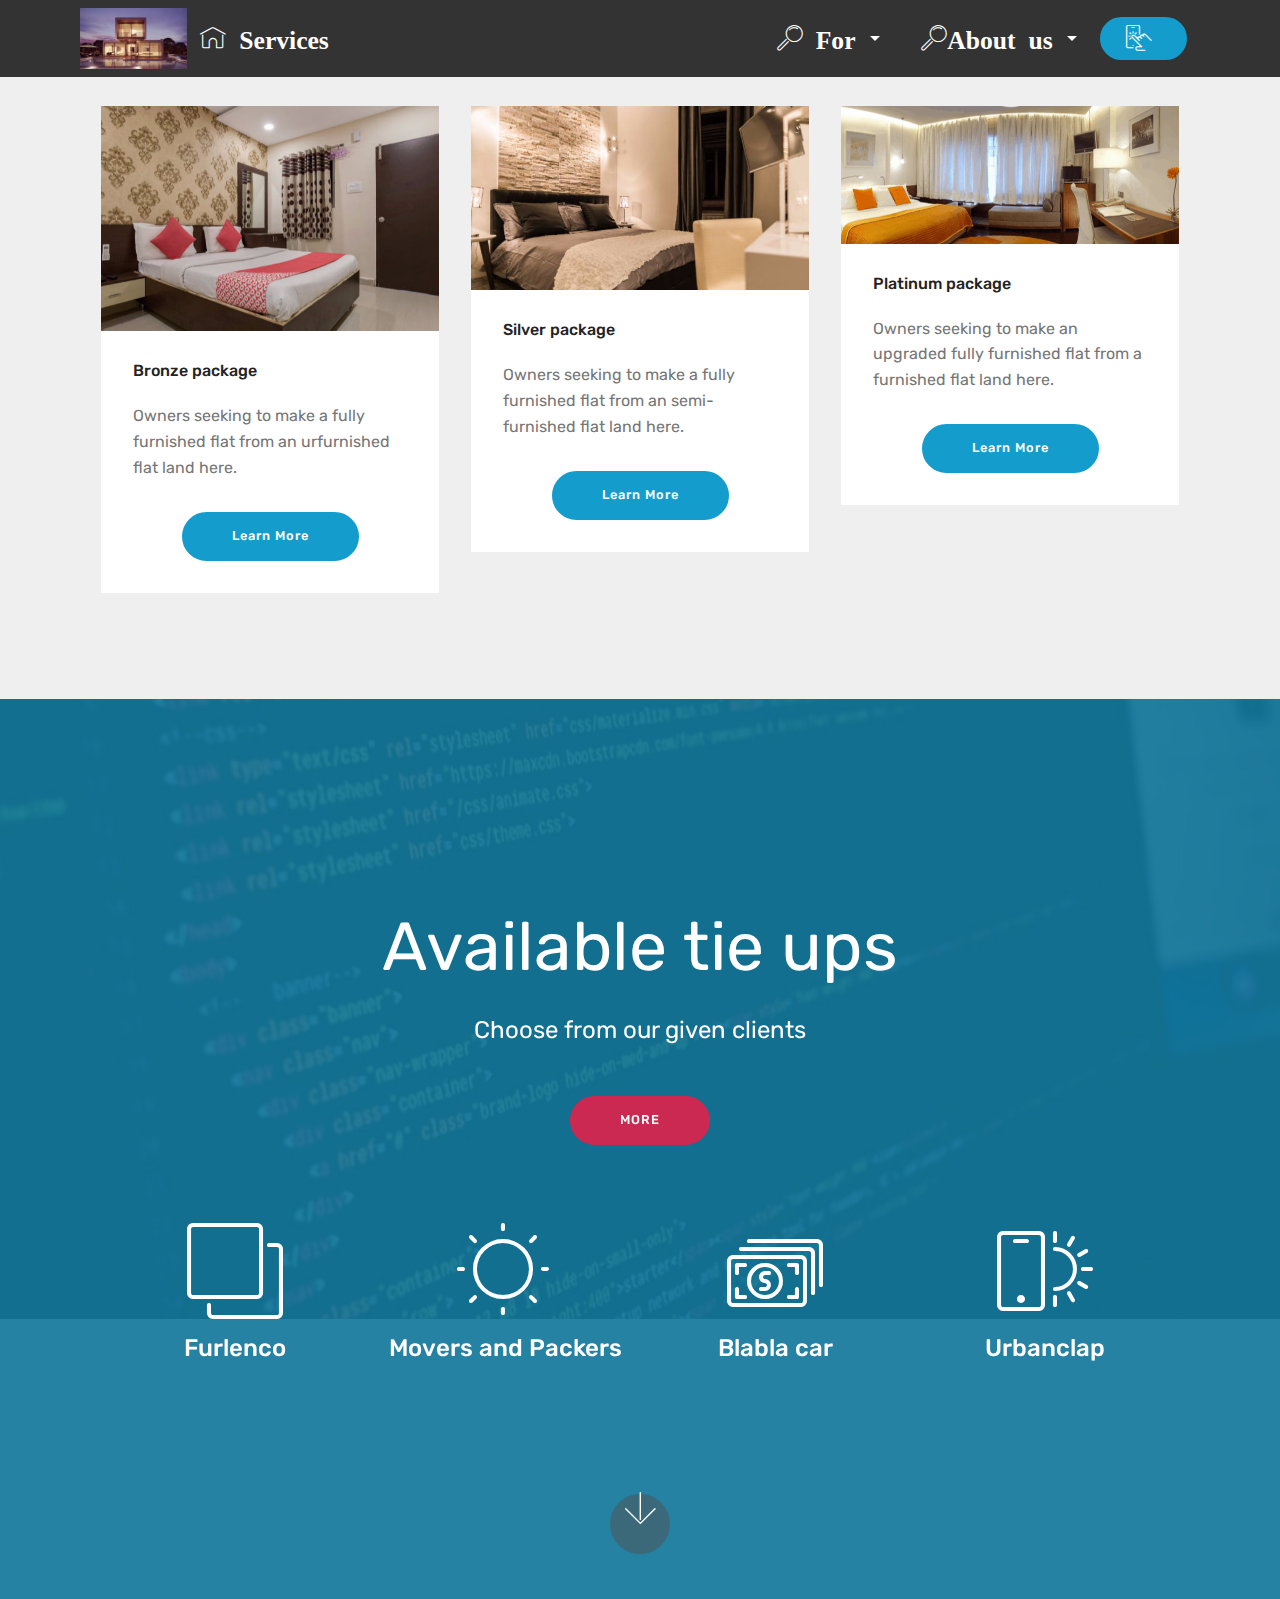
<file: page1.html>
<!DOCTYPE html>
<html >
<head>
  <!-- Site made with Mobirise Website Builder v4.8.1, https://mobirise.com -->
  <meta charset="UTF-8">
  <meta http-equiv="X-UA-Compatible" content="IE=edge">
  <meta name="generator" content="Mobirise v4.8.1, mobirise.com">
  <meta name="viewport" content="width=device-width, initial-scale=1, minimum-scale=1">
  <link rel="shortcut icon" href="assets/images/mbr-122x69.jpg" type="image/x-icon">
  <meta name="description" content="It gives various options n types of luxury homes offered ">
  <title>For Owners</title>
  <link rel="stylesheet" href="assets/web/assets/mobirise-icons/mobirise-icons.css">
  <link rel="stylesheet" href="assets/tether/tether.min.css">
  <link rel="stylesheet" href="assets/bootstrap/css/bootstrap.min.css">
  <link rel="stylesheet" href="assets/bootstrap/css/bootstrap-grid.min.css">
  <link rel="stylesheet" href="assets/bootstrap/css/bootstrap-reboot.min.css">
  <link rel="stylesheet" href="assets/dropdown/css/style.css">
  <link rel="stylesheet" href="assets/theme/css/style.css">
  <link rel="stylesheet" href="assets/mobirise/css/mbr-additional.css" type="text/css">
  
  
  
</head>
<body>
  <section class="menu cid-qTkzRZLJNu" once="menu" id="menu1-3">

    

    <nav class="navbar navbar-expand beta-menu navbar-dropdown align-items-center navbar-fixed-top navbar-toggleable-sm">
        <button class="navbar-toggler navbar-toggler-right" type="button" data-toggle="collapse" data-target="#navbarSupportedContent" aria-controls="navbarSupportedContent" aria-expanded="false" aria-label="Toggle navigation">
            <div class="hamburger">
                <span></span>
                <span></span>
                <span></span>
                <span></span>
            </div>
        </button>
        <div class="menu-logo">
            <div class="navbar-brand">
                <span class="navbar-logo">
                    <a href="#top">
                         <img src="assets/images/mbr-122x69.jpg" alt="Keytohome" title="What home are you looking for?" style="height: 3.8rem;">
                    </a>
                </span>
                <span class="navbar-caption-wrap"><a class="navbar-caption text-white display-7" href="index.html#slider1-u"><span class="mbri-home mbr-iconfont mbr-iconfont-btn"><strong>&nbsp;Services</strong></span></a></span>
            </div>
        </div>
        <div class="collapse navbar-collapse" id="navbarSupportedContent">
            <ul class="navbar-nav nav-dropdown" data-app-modern-menu="true"><li class="nav-item dropdown">
                    <a class="nav-link link text-white dropdown-toggle display-7" href="https://mobirise.com" data-toggle="dropdown-submenu" aria-expanded="false">
                        <span class="mbri-search mbr-iconfont mbr-iconfont-btn"><strong>&nbsp;For</strong></span></a><div class="dropdown-menu"><div class="dropdown"><a class="text-white dropdown-item dropdown-toggle display-7" href="https://mobirise.com" data-toggle="dropdown-submenu" aria-expanded="false">Boys &nbsp;<br> &nbsp;Girls <br>&nbsp; Family &nbsp; <br>&nbsp; Any<br></a><div class="dropdown-menu dropdown-submenu"><a class="text-white dropdown-item display-7" href="index.html#header3-1b">New home</a><a class="text-white dropdown-item display-7" href="index.html#header3-o">Shared</a><a class="text-white dropdown-item display-7" href="index.html#header3-1a" aria-expanded="false">Private</a></div></div></div>
                </li><li class="nav-item">
                    <a class="nav-link link text-white display-7" href="https://mobirise.com">
                        </a>
                </li>
                <li class="nav-item dropdown open"><a class="nav-link link text-white dropdown-toggle display-7" href="index.html#header2-1" data-toggle="dropdown-submenu" aria-expanded="true">
                        <span class="mbri-search mbr-iconfont mbr-iconfont-btn"><strong>About us</strong></span></a><div class="dropdown-menu"><a class="text-white dropdown-item display-7" href="index.html#header12-1h" aria-expanded="false">Offers</a></div></li></ul>
            <div class="navbar-buttons mbr-section-btn"><a class="btn btn-sm btn-primary display-4" href="index.html#header15-x"><span class="mbri-touch mbr-iconfont mbr-iconfont-btn"></span>
                    </a></div>
        </div>
    </nav>
</section>

<section class="engine"><a href="https://mobiri.se">Mobirise</a></section><section class="features3 cid-r11dcsyvKi" id="features3-z">

    

    
    <div class="container">
        <div class="media-container-row">
            <div class="card p-3 col-12 col-md-6 col-lg-4">
                <div class="card-wrapper">
                    <div class="card-img">
                        <img src="assets/images/6d336689c7b8466c-676x451.jpg" alt="Budget room" title="Bronze package">
                    </div>
                    <div class="card-box">
                        <h4 class="card-title mbr-fonts-style display-7">
                            Bronze package</h4>
                        <p class="mbr-text mbr-fonts-style display-7">Owners seeking to make a fully furnished flat from an urfurnished flat land here.</p>
                    </div>
                    <div class="mbr-section-btn text-center"><a href="page3.html#features15-16" class="btn btn-primary display-4">
                            Learn More
                        </a></div>
                </div>
            </div>

            <div class="card p-3 col-12 col-md-6 col-lg-4">
                <div class="card-wrapper">
                    <div class="card-img">
                        <img src="assets/images/43215192-676x370.jpg" alt="Customized rooms" title="Silver package">
                    </div>
                    <div class="card-box">
                        <h4 class="card-title mbr-fonts-style display-7">Silver package</h4>
                        <p class="mbr-text mbr-fonts-style display-7">
                            Owners seeking to make a fully furnished flat from an semi-furnished flat land here.
                        </p>
                    </div>
                    <div class="mbr-section-btn text-center"><a href="page3.html#features15-16" class="btn btn-primary display-4">
                            Learn More
                        </a></div>
                </div>
            </div>

            <div class="card p-3 col-12 col-md-6 col-lg-4">
                <div class="card-wrapper">
                    <div class="card-img">
                        <img src="assets/images/luxury-roomaw05-1954a49631c9073-676x291.png" alt="Expensive rooms" title="Luxury rooms">
                    </div>
                    <div class="card-box">
                        <h4 class="card-title mbr-fonts-style display-7">
                            Platinum package</h4>
                        <p class="mbr-text mbr-fonts-style display-7">
                            Owners seeking to make an upgraded fully furnished flat from a furnished flat land here.
                        </p>
                    </div>
                    <div class="mbr-section-btn text-center"><a href="page3.html#features15-16" class="btn btn-primary display-4">
                            Learn More
                        </a></div>
                </div>
            </div>

            
        </div>
    </div>
</section>

<section class="header12 cid-r11faXxIGz mbr-fullscreen mbr-parallax-background" id="header12-10">

    

    <div class="mbr-overlay" style="opacity: 0.9; background-color: rgb(15, 118, 153);">
    </div>

    <div class="container  ">
            <div class="media-container">
                <div class="col-md-12 align-center">
                    <h1 class="mbr-section-title pb-3 mbr-white mbr-bold mbr-fonts-style display-1"><span style="font-weight: normal;">Available tie ups</span></h1>
                    <p class="mbr-text pb-3 mbr-white mbr-fonts-style display-5">
                        Choose from our given clients</p>
                    <div class="mbr-section-btn align-center py-2"><a class="btn btn-md btn-secondary display-4" href="https://mobirise.com">MORE</a></div>

                    <div class="icons-media-container mbr-white">
                        <div class="card col-12 col-md-6 col-lg-3">
                            <div class="icon-block">
                            <a href="https://mobirise.com/">
                                <span class="mbri-layers mbr-iconfont"></span>
                            </a>
                            </div>
                            <h5 class="mbr-fonts-style display-5">
                                Furlenco</h5>
                        </div>

                        <div class="card col-12 col-md-6 col-lg-3">
                            <div class="icon-block">
                                <a href="https://mobirise.com/">
                                    <span class="mbri-sun mbr-iconfont"></span>
                                </a>
                            </div>
                            <h5 class="mbr-fonts-style display-5">
                                Movers and Packers</h5>
                        </div>

                        <div class="card col-12 col-md-6 col-lg-3">
                            <div class="icon-block">
                                <a href="https://mobirise.com/">
                                    <span class="mbri-cash mbr-iconfont"></span>
                                </a>
                            </div>
                            <h5 class="mbr-fonts-style display-5">
                                Blabla car</h5>
                        </div>

                        <div class="card col-12 col-md-6 col-lg-3">
                            <div class="icon-block">
                                <a href="https://mobirise.com/">
                                    <span class="mbri-mobirise mbr-iconfont"></span>
                                </a>
                            </div>
                            <h5 class="mbr-fonts-style display-5">Urbanclap</h5>
                        </div>
                    </div>
                </div>
            </div>
    </div>

    <div class="mbr-arrow hidden-sm-down" aria-hidden="true">
        <a href="#next">
            <i class="mbri-down mbr-iconfont"></i>
        </a>
    </div>
</section>


  <script src="assets/web/assets/jquery/jquery.min.js"></script>
  <script src="assets/popper/popper.min.js"></script>
  <script src="assets/tether/tether.min.js"></script>
  <script src="assets/bootstrap/js/bootstrap.min.js"></script>
  <script src="assets/dropdown/js/script.min.js"></script>
  <script src="assets/touchswipe/jquery.touch-swipe.min.js"></script>
  <script src="assets/vimeoplayer/jquery.mb.vimeo_player.js"></script>
  <script src="assets/parallax/jarallax.min.js"></script>
  <script src="assets/smoothscroll/smooth-scroll.js"></script>
  <script src="assets/theme/js/script.js"></script>
  
  
 <div id="scrollToTop" class="scrollToTop mbr-arrow-up"><a style="text-align: center;"><i></i></a></div>
  </body>
</html>
</file>
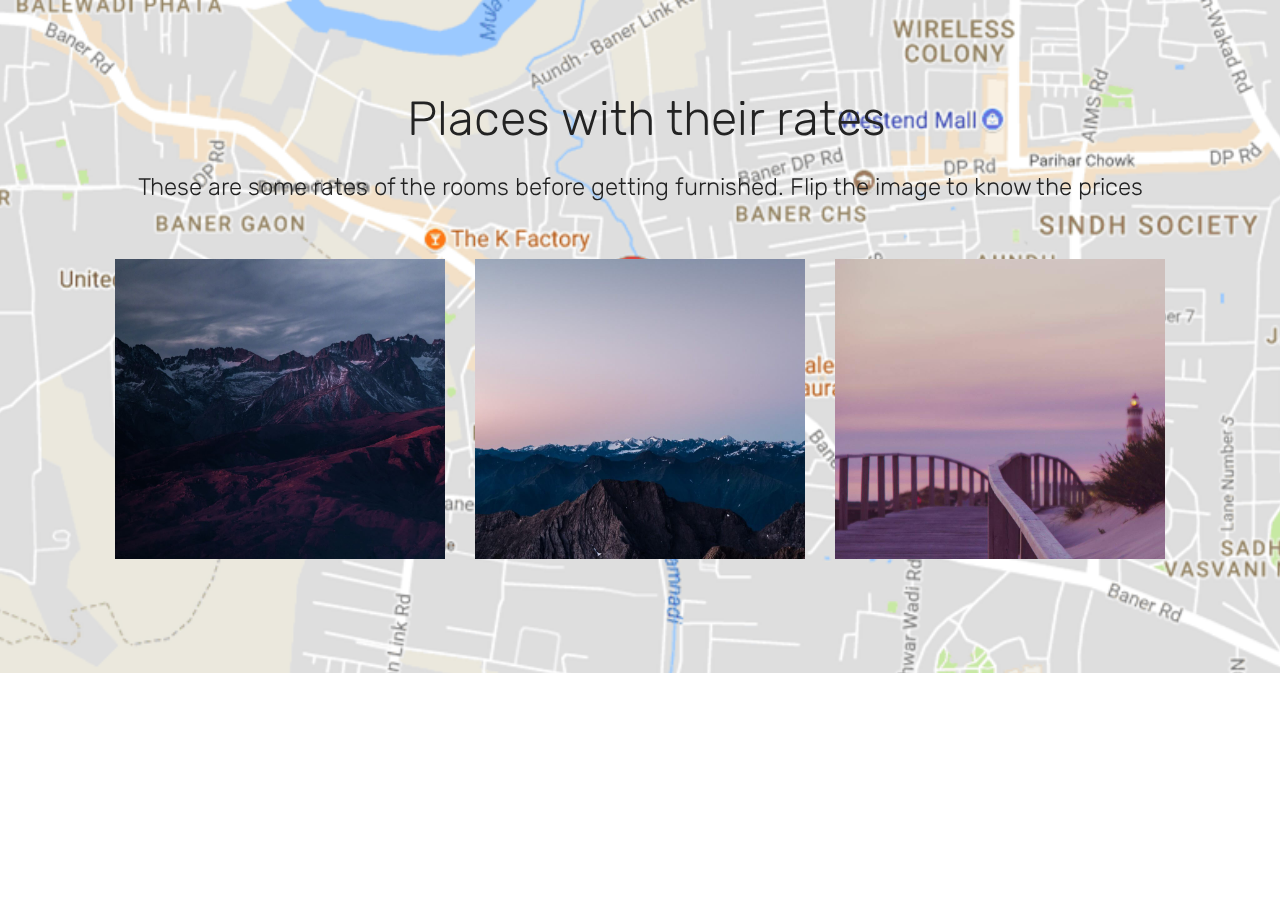
<file: page3.html>
<!DOCTYPE html>
<html >
<head>
  <!-- Site made with Mobirise Website Builder v4.8.1, https://mobirise.com -->
  <meta charset="UTF-8">
  <meta http-equiv="X-UA-Compatible" content="IE=edge">
  <meta name="generator" content="Mobirise v4.8.1, mobirise.com">
  <meta name="viewport" content="width=device-width, initial-scale=1, minimum-scale=1">
  <link rel="shortcut icon" href="assets/images/mbr-122x69.jpg" type="image/x-icon">
  <meta name="description" content="This is a detailed page comparing the prices of houses location wise">
  <title>Location over view</title>
  <link rel="stylesheet" href="assets/tether/tether.min.css">
  <link rel="stylesheet" href="assets/bootstrap/css/bootstrap.min.css">
  <link rel="stylesheet" href="assets/bootstrap/css/bootstrap-grid.min.css">
  <link rel="stylesheet" href="assets/bootstrap/css/bootstrap-reboot.min.css">
  <link rel="stylesheet" href="assets/theme/css/style.css">
  <link rel="stylesheet" href="assets/mobirise/css/mbr-additional.css" type="text/css">
  
  
  
</head>
<body>
  <section class="features15 cid-r11n9TmbD1 mbr-parallax-background" id="features15-16">

    

    
    <div class="container">
        <h2 class="mbr-section-title pb-3 align-center mbr-fonts-style display-2">&nbsp;Places with their rates</h2>
        <h3 class="mbr-section-subtitle display-5 align-center mbr-fonts-style">
            These are some rates of the rooms before getting furnished. Flip the image to know the prices</h3>

        <div class="media-container-row container pt-5 mt-2">

            <div class="col-12 col-md-6 mb-4 col-lg-4">
                <div class="card flip-card p-5 align-center">
                    <div class="card-front card_cont">
                        <img src="assets/images/jumbotron.jpg" alt="Mobirise">
                    </div>
                    <div class="card_back card_cont">
                        <h4 class="card-title display-5 py-2 mbr-fonts-style">Whitefield, Bangalore</h4>
                        <p class="mbr-text mbr-fonts-style display-7"><a href="page1.html#features3-z">1 BHK 1200ft &nbsp;- &nbsp; Rs 35,000</a><br><br><a href="page1.html#features3-z">2 BHK &nbsp;1450ft &nbsp; - Rs 48,000</a><br><br><a href="page1.html#features3-z">3 BHK &nbsp; 2200ft &nbsp; - Rs 66,000</a></p>
                    </div>
                </div>
            </div>

            <div class="col-12 col-md-6 mb-4 col-lg-4">
                
                <div class="card flip-card p-5 align-center">
                    <div class="card-front card_cont">
                        <img src="assets/images/jumbotron2.jpg" alt="Mobirise">
                    </div>
                    <div class="card_back card_cont">
                        <h4 class="card-title py-2 mbr-fonts-style display-5">Hirananandani Estate, Mumbai &nbsp; &nbsp; &nbsp; &nbsp; &nbsp; &nbsp; &nbsp; &nbsp; &nbsp; &nbsp; &nbsp; &nbsp;&nbsp;</h4>
                        <p class="mbr-text mbr-fonts-style display-7"><a href="page1.html#features3-z">1 BHK 1000ft  -   Rs 55,000
</a><br><a href="page1.html#features3-z">
</a><br><a href="page1.html#features3-z">2 BHK  1250ft   - Rs 68,000
</a><br><a href="page1.html#features3-z">
</a><br><a href="page1.html#features3-z">3 BHK 1600ft   - Rs 86,000</a></p>
                    </div>
                </div>
            </div>
            
            <div class="col-12 col-md-6 mb-4 col-lg-4">
                <div class="card flip-card p-5 align-center">
                    <div class="card-front card_cont">
                        <img src="assets/images/background5.jpg" alt="Mobirise">
                    </div>
                    <div class="card_back card_cont">
                        <h4 class="card-title py-2 mbr-fonts-style display-5"><a href="page1.html#features3-z">Banjara Hills, Hyderabad</a></h4>
                        <p class="mbr-text mbr-fonts-style display-7">1 BHK 1200ft  -   Rs 30,000
<br>
<br>2 BHK  1450ft   - Rs 42,000
<br>
<br>3 BHK   2200ft   - Rs 60,000</p>
                    </div>
                </div> 
            </div>

            
        </div>
</div></section>


  <section class="engine"><a href="https://mobiri.se/i">free website creation software</a></section><script src="assets/web/assets/jquery/jquery.min.js"></script>
  <script src="assets/popper/popper.min.js"></script>
  <script src="assets/tether/tether.min.js"></script>
  <script src="assets/bootstrap/js/bootstrap.min.js"></script>
  <script src="assets/smoothscroll/smooth-scroll.js"></script>
  <script src="assets/mbr-flip-card/mbr-flip-card.js"></script>
  <script src="assets/parallax/jarallax.min.js"></script>
  <script src="assets/theme/js/script.js"></script>
  
  
 <div id="scrollToTop" class="scrollToTop mbr-arrow-up"><a style="text-align: center;"><i></i></a></div>
  </body>
</html>
</file>
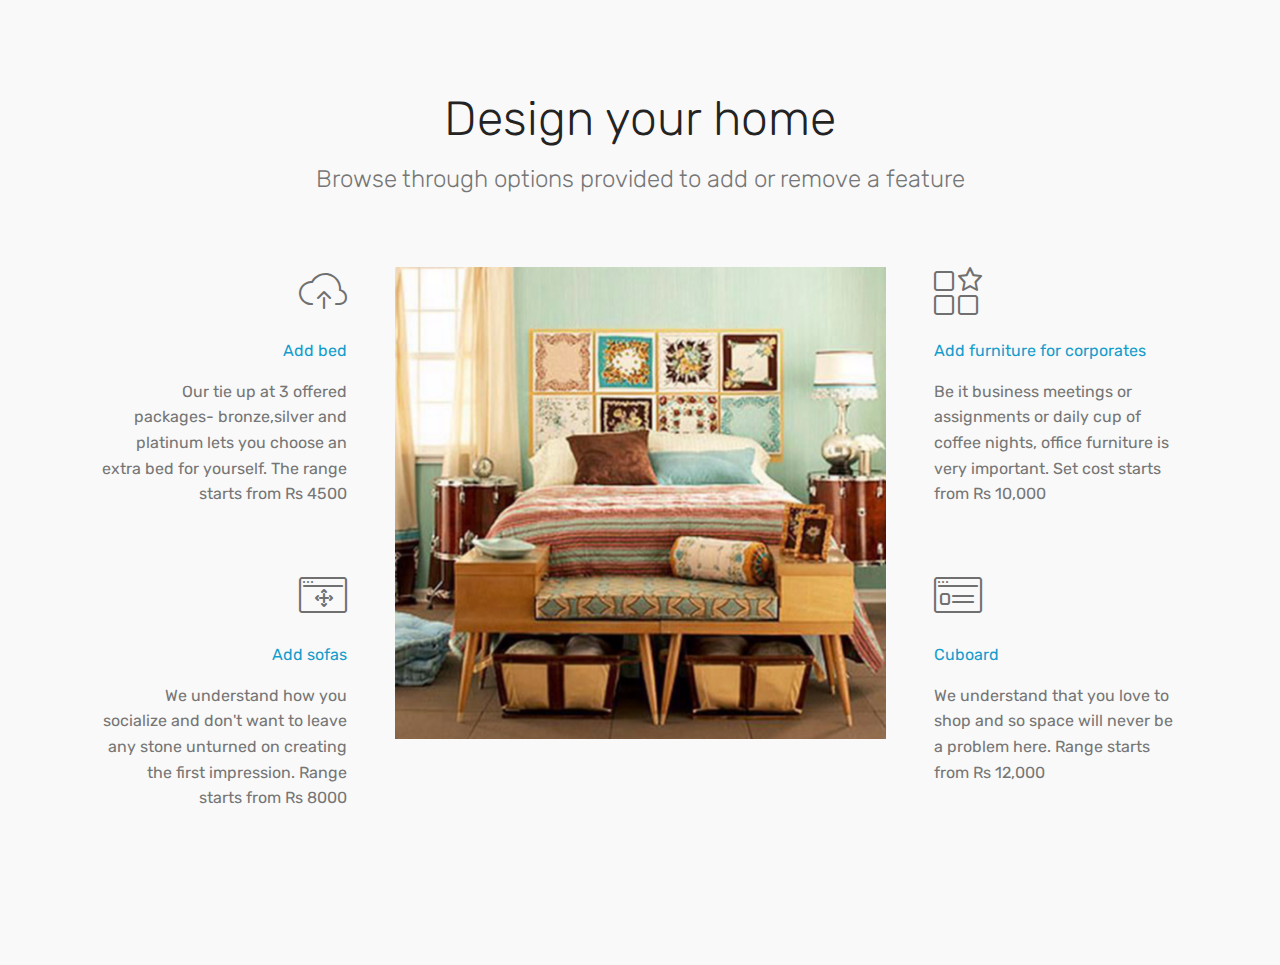
<file: page4.html>
<!DOCTYPE html>
<html >
<head>
  <!-- Site made with Mobirise Website Builder v4.8.1, https://mobirise.com -->
  <meta charset="UTF-8">
  <meta http-equiv="X-UA-Compatible" content="IE=edge">
  <meta name="generator" content="Mobirise v4.8.1, mobirise.com">
  <meta name="viewport" content="width=device-width, initial-scale=1, minimum-scale=1">
  <link rel="shortcut icon" href="assets/images/mbr-122x69.jpg" type="image/x-icon">
  <meta name="description" content="Website Builder Description">
  <title>Detailed breakup</title>
  <link rel="stylesheet" href="assets/web/assets/mobirise-icons/mobirise-icons.css">
  <link rel="stylesheet" href="assets/tether/tether.min.css">
  <link rel="stylesheet" href="assets/bootstrap/css/bootstrap.min.css">
  <link rel="stylesheet" href="assets/bootstrap/css/bootstrap-grid.min.css">
  <link rel="stylesheet" href="assets/bootstrap/css/bootstrap-reboot.min.css">
  <link rel="stylesheet" href="assets/theme/css/style.css">
  <link rel="stylesheet" href="assets/mobirise/css/mbr-additional.css" type="text/css">
  
  
  
</head>
<body>
  <section class="features12 cid-r11qqX3ARA" id="features12-17">
    
    

    

    <div class="container">
        <h2 class="mbr-section-title pb-2 mbr-fonts-style display-2">
            Design your home</h2>
        <h3 class="mbr-section-subtitle pb-3 mbr-fonts-style display-5">
            Browse through options provided to add or remove a feature</h3>

        <div class="media-container-row pt-5">
            <div class="block-content align-right">
                <div class="card pl-3 pr-3 pb-5">
                    <div class="mbr-card-img-title">
                        <div class="card-img pb-3">
                             <span class="mbri-upload mbr-iconfont"></span>
                        </div>
                        <div class="mbr-crt-title">
                            <h4 class="card-title py-2 mbr-crt-title mbr-fonts-style display-7"><a href="index.html#header15-x">
                                Add bed</a></h4>
                        </div>
                    </div>                

                    <div class="card-box">
                        <p class="mbr-text mbr-section-text mbr-fonts-style display-7">Our tie up at 3 offered packages- bronze,silver and platinum lets you choose an extra bed for yourself. The range starts from Rs 4500</p>
                    </div>
                </div>

                <div class="card pl-3 pr-3 pb-5">
                    <div class="mbr-card-img-title">
                        <div class="card-img pb-3">
                            <span class="mbri-drag-n-drop2 mbr-iconfont"></span>
                        </div>
                        <div class="mbr-crt-title">
                            <h4 class="card-title py-2 mbr-crt-title mbr-fonts-style display-7"><a href="index.html#header15-x">
                                Add sofas</a></h4>
                        </div>
                    </div>
                    <div class="card-box">
                        <p class="mbr-text mbr-section-text mbr-fonts-style display-7">We understand how you socialize and don't want to leave any stone unturned on creating the first impression. Range starts from Rs 8000</p>
                    </div>
                </div>
            </div>

            <div class="mbr-figure" style="width: 50%;">
                <img src="assets/images/23-1-615x615.jpg" alt="Available options" title="Customized room">
            </div>

            <div class="block-content align-left  ">
                <div class="card pl-3 pr-3 pb-5">
                    <div class="mbr-card-img-title">
                        <div class="card-img pb-3">
                             <span class="mbri-features mbr-iconfont"></span>
                        </div>
                        <div class="mbr-crt-title">
                            <h4 class="card-title py-2 mbr-crt-title mbr-fonts-style display-7"><a href="index.html#header15-x">
                                Add furniture for corporates</a></h4>
                        </div>
                    </div>                

                    <div class="card-box">
                        <p class="mbr-text mbr-section-text mbr-fonts-style display-7">
                            Be it business meetings or assignments or daily cup of coffee nights, office furniture is very important. Set cost starts from Rs 10,000</p>
                    </div>
                </div>

                <div class="card pl-3 pr-3 pb-5">
                    <div class="mbr-card-img-title">
                        <div class="card-img pb-3">
                            <span class="mbri-sites mbr-iconfont"></span>
                        </div>
                        <div class="mbr-crt-title">
                            <h4 class="card-title py-2 mbr-crt-title mbr-fonts-style display-7"><a href="index.html#header15-x">
                                Cuboard</a></h4>
                        </div>
                    </div>
                    <div class="card-box">
                        <p class="mbr-text mbr-section-text mbr-fonts-style display-7">
                            We understand that you love to shop and so space will never be a problem here. Range starts from Rs 12,000</p>
                    </div>
                </div>
            </div>
        </div>
    </div>
</section>


  <section class="engine"><a href="https://mobiri.se/j">website templates</a></section><script src="assets/web/assets/jquery/jquery.min.js"></script>
  <script src="assets/popper/popper.min.js"></script>
  <script src="assets/tether/tether.min.js"></script>
  <script src="assets/bootstrap/js/bootstrap.min.js"></script>
  <script src="assets/smoothscroll/smooth-scroll.js"></script>
  <script src="assets/theme/js/script.js"></script>
  
  
 <div id="scrollToTop" class="scrollToTop mbr-arrow-up"><a style="text-align: center;"><i></i></a></div>
  </body>
</html>
</file>
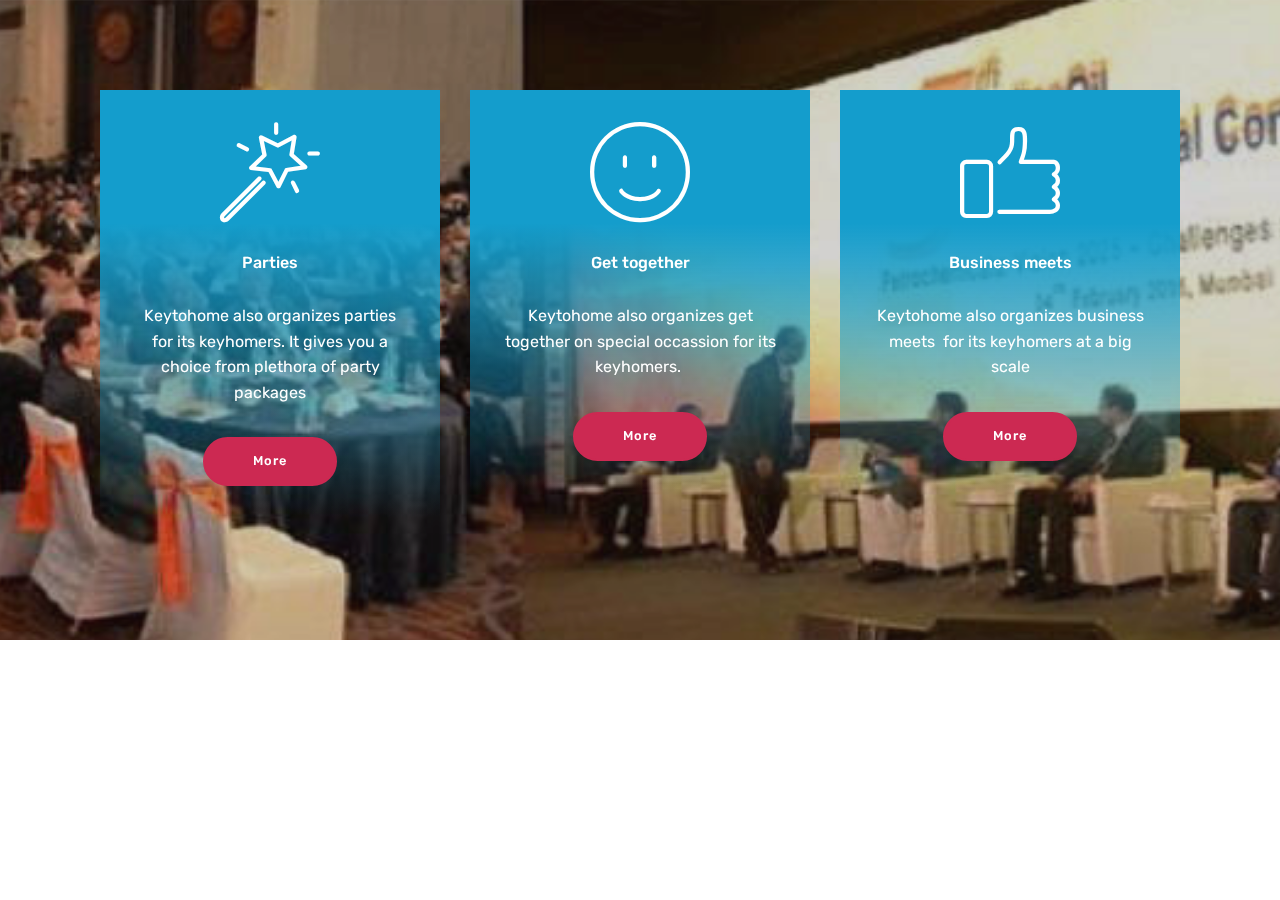
<file: page5.html>
<!DOCTYPE html>
<html >
<head>
  <!-- Site made with Mobirise Website Builder v4.8.1, https://mobirise.com -->
  <meta charset="UTF-8">
  <meta http-equiv="X-UA-Compatible" content="IE=edge">
  <meta name="generator" content="Mobirise v4.8.1, mobirise.com">
  <meta name="viewport" content="width=device-width, initial-scale=1, minimum-scale=1">
  <link rel="shortcut icon" href="assets/images/mbr-122x69.jpg" type="image/x-icon">
  <meta name="description" content="Web Site Builder Description">
  <title>Events</title>
  <link rel="stylesheet" href="assets/web/assets/mobirise-icons/mobirise-icons.css">
  <link rel="stylesheet" href="assets/tether/tether.min.css">
  <link rel="stylesheet" href="assets/bootstrap/css/bootstrap.min.css">
  <link rel="stylesheet" href="assets/bootstrap/css/bootstrap-grid.min.css">
  <link rel="stylesheet" href="assets/bootstrap/css/bootstrap-reboot.min.css">
  <link rel="stylesheet" href="assets/theme/css/style.css">
  <link rel="stylesheet" href="assets/mobirise/css/mbr-additional.css" type="text/css">
  
  
  
</head>
<body>
  <section class="features8 cid-r11unNRBu1 mbr-parallax-background" id="features8-19">

    

    <div class="mbr-overlay" style="opacity: 0.2; background-color: rgb(35, 35, 35);">
    </div>

    <div class="container">
        <div class="media-container-row">

            <div class="card  col-12 col-md-6 col-lg-4">
                <div class="card-img">
                    <span class="mbr-iconfont mbri-magic-stick"></span>
                </div>
                <div class="card-box align-center">
                    <h4 class="card-title mbr-fonts-style display-7">
                        Parties</h4>
                    <p class="mbr-text mbr-fonts-style display-7">
                       Keytohome also organizes parties for its keyhomers. It gives you a choice from plethora of party packages</p>
                    <div class="mbr-section-btn text-center"><a href="index.html#header15-x" class="btn btn-secondary display-4">
                            More
                        </a></div>
                </div>
            </div>

            <div class="card  col-12 col-md-6 col-lg-4">
                <div class="card-img">
                    <span class="mbr-iconfont mbri-smile-face"></span>
                </div>
                <div class="card-box align-center">
                    <h4 class="card-title mbr-fonts-style display-7">
                        Get together</h4>
                    <p class="mbr-text mbr-fonts-style display-7">
                       Keytohome also organizes get together on special occassion for its keyhomers.&nbsp;</p>
                    <div class="mbr-section-btn text-center"><a href="index.html#header15-x" class="btn btn-secondary display-4">
                            More
                        </a></div>
                </div>
            </div>

            <div class="card  col-12 col-md-6 col-lg-4">
                <div class="card-img">
                    <span class="mbr-iconfont mbri-like"></span>
                </div>
                <div class="card-box align-center">
                    <h4 class="card-title mbr-fonts-style display-7">
                        Business meets</h4>
                    <p class="mbr-text mbr-fonts-style display-7">
                       Keytohome also organizes business meets &nbsp;for its keyhomers at a big scale</p>
                    <div class="mbr-section-btn text-center"><a href="index.html#header15-x" class="btn btn-secondary display-4">
                            More
                        </a></div>
                </div>
            </div>

            
        </div>
    </div>
</section>


  <section class="engine"><a href="https://mobiri.se/g">build a site</a></section><script src="assets/web/assets/jquery/jquery.min.js"></script>
  <script src="assets/popper/popper.min.js"></script>
  <script src="assets/tether/tether.min.js"></script>
  <script src="assets/bootstrap/js/bootstrap.min.js"></script>
  <script src="assets/smoothscroll/smooth-scroll.js"></script>
  <script src="assets/parallax/jarallax.min.js"></script>
  <script src="assets/theme/js/script.js"></script>
  
  
 <div id="scrollToTop" class="scrollToTop mbr-arrow-up"><a style="text-align: center;"><i></i></a></div>
  </body>
</html>
</file>
<file: assets/web/assets/mobirise-icons/mobirise-icons.css>
@font-face {
  font-family: 'MobiriseIcons';
  src:  url('mobirise-icons.eot?spat4u');
  src:  url('mobirise-icons.eot?spat4u#iefix') format('embedded-opentype'),
    url('mobirise-icons.ttf?spat4u') format('truetype'),
    url('mobirise-icons.woff?spat4u') format('woff'),
    url('mobirise-icons.svg?spat4u#MobiriseIcons') format('svg');
  font-weight: normal;
  font-style: normal;
}

[class^="mbri-"], [class*=" mbri-"] {
  /* use !important to prevent issues with browser extensions that change fonts */
  font-family: MobiriseIcons !important;
  speak: none;
  font-style: normal;
  font-weight: normal;
  font-variant: normal;
  text-transform: none;
  line-height: 1;

  /* Better Font Rendering =========== */
  -webkit-font-smoothing: antialiased;
  -moz-osx-font-smoothing: grayscale;
}

.mbri-add-submenu:before {
  content: "\e900";
}
.mbri-alert:before {
  content: "\e901";
}
.mbri-align-center:before {
  content: "\e902";
}
.mbri-align-justify:before {
  content: "\e903";
}
.mbri-align-left:before {
  content: "\e904";
}
.mbri-align-right:before {
  content: "\e905";
}
.mbri-android:before {
  content: "\e906";
}
.mbri-apple:before {
  content: "\e907";
}
.mbri-arrow-down:before {
  content: "\e908";
}
.mbri-arrow-next:before {
  content: "\e909";
}
.mbri-arrow-prev:before {
  content: "\e90a";
}
.mbri-arrow-up:before {
  content: "\e90b";
}
.mbri-bold:before {
  content: "\e90c";
}
.mbri-bookmark:before {
  content: "\e90d";
}
.mbri-bootstrap:before {
  content: "\e90e";
}
.mbri-briefcase:before {
  content: "\e90f";
}
.mbri-browse:before {
  content: "\e910";
}
.mbri-bulleted-list:before {
  content: "\e911";
}
.mbri-calendar:before {
  content: "\e912";
}
.mbri-camera:before {
  content: "\e913";
}
.mbri-cart-add:before {
  content: "\e914";
}
.mbri-cart-full:before {
  content: "\e915";
}
.mbri-cash:before {
  content: "\e916";
}
.mbri-change-style:before {
  content: "\e917";
}
.mbri-chat:before {
  content: "\e918";
}
.mbri-clock:before {
  content: "\e919";
}
.mbri-close:before {
  content: "\e91a";
}
.mbri-cloud:before {
  content: "\e91b";
}
.mbri-code:before {
  content: "\e91c";
}
.mbri-contact-form:before {
  content: "\e91d";
}
.mbri-credit-card:before {
  content: "\e91e";
}
.mbri-cursor-click:before {
  content: "\e91f";
}
.mbri-cust-feedback:before {
  content: "\e920";
}
.mbri-database:before {
  content: "\e921";
}
.mbri-delivery:before {
  content: "\e922";
}
.mbri-desktop:before {
  content: "\e923";
}
.mbri-devices:before {
  content: "\e924";
}
.mbri-down:before {
  content: "\e925";
}
.mbri-download:before {
  content: "\e989";
}
.mbri-drag-n-drop:before {
  content: "\e927";
}
.mbri-drag-n-drop2:before {
  content: "\e928";
}
.mbri-edit:before {
  content: "\e929";
}
.mbri-edit2:before {
  content: "\e92a";
}
.mbri-error:before {
  content: "\e92b";
}
.mbri-extension:before {
  content: "\e92c";
}
.mbri-features:before {
  content: "\e92d";
}
.mbri-file:before {
  content: "\e92e";
}
.mbri-flag:before {
  content: "\e92f";
}
.mbri-folder:before {
  content: "\e930";
}
.mbri-gift:before {
  content: "\e931";
}
.mbri-github:before {
  content: "\e932";
}
.mbri-globe:before {
  content: "\e933";
}
.mbri-globe-2:before {
  content: "\e934";
}
.mbri-growing-chart:before {
  content: "\e935";
}
.mbri-hearth:before {
  content: "\e936";
}
.mbri-help:before {
  content: "\e937";
}
.mbri-home:before {
  content: "\e938";
}
.mbri-hot-cup:before {
  content: "\e939";
}
.mbri-idea:before {
  content: "\e93a";
}
.mbri-image-gallery:before {
  content: "\e93b";
}
.mbri-image-slider:before {
  content: "\e93c";
}
.mbri-info:before {
  content: "\e93d";
}
.mbri-italic:before {
  content: "\e93e";
}
.mbri-key:before {
  content: "\e93f";
}
.mbri-laptop:before {
  content: "\e940";
}
.mbri-layers:before {
  content: "\e941";
}
.mbri-left-right:before {
  content: "\e942";
}
.mbri-left:before {
  content: "\e943";
}
.mbri-letter:before {
  content: "\e944";
}
.mbri-like:before {
  content: "\e945";
}
.mbri-link:before {
  content: "\e946";
}
.mbri-lock:before {
  content: "\e947";
}
.mbri-login:before {
  content: "\e948";
}
.mbri-logout:before {
  content: "\e949";
}
.mbri-magic-stick:before {
  content: "\e94a";
}
.mbri-map-pin:before {
  content: "\e94b";
}
.mbri-menu:before {
  content: "\e94c";
}
.mbri-mobile:before {
  content: "\e94d";
}
.mbri-mobile2:before {
  content: "\e94e";
}
.mbri-mobirise:before {
  content: "\e94f";
}
.mbri-more-horizontal:before {
  content: "\e950";
}
.mbri-more-vertical:before {
  content: "\e951";
}
.mbri-music:before {
  content: "\e952";
}
.mbri-new-file:before {
  content: "\e953";
}
.mbri-numbered-list:before {
  content: "\e954";
}
.mbri-opened-folder:before {
  content: "\e955";
}
.mbri-pages:before {
  content: "\e956";
}
.mbri-paper-plane:before {
  content: "\e957";
}
.mbri-paperclip:before {
  content: "\e958";
}
.mbri-photo:before {
  content: "\e959";
}
.mbri-photos:before {
  content: "\e95a";
}
.mbri-pin:before {
  content: "\e95b";
}
.mbri-play:before {
  content: "\e95c";
}
.mbri-plus:before {
  content: "\e95d";
}
.mbri-preview:before {
  content: "\e95e";
}
.mbri-print:before {
  content: "\e95f";
}
.mbri-protect:before {
  content: "\e960";
}
.mbri-question:before {
  content: "\e961";
}
.mbri-quote-left:before {
  content: "\e962";
}
.mbri-quote-right:before {
  content: "\e963";
}
.mbri-refresh:before {
  content: "\e964";
}
.mbri-responsive:before {
  content: "\e965";
}
.mbri-right:before {
  content: "\e966";
}
.mbri-rocket:before {
  content: "\e967";
}
.mbri-sad-face:before {
  content: "\e968";
}
.mbri-sale:before {
  content: "\e969";
}
.mbri-save:before {
  content: "\e96a";
}
.mbri-search:before {
  content: "\e96b";
}
.mbri-setting:before {
  content: "\e96c";
}
.mbri-setting2:before {
  content: "\e96d";
}
.mbri-setting3:before {
  content: "\e96e";
}
.mbri-share:before {
  content: "\e96f";
}
.mbri-shopping-bag:before {
  content: "\e970";
}
.mbri-shopping-basket:before {
  content: "\e971";
}
.mbri-shopping-cart:before {
  content: "\e972";
}
.mbri-sites:before {
  content: "\e973";
}
.mbri-smile-face:before {
  content: "\e974";
}
.mbri-speed:before {
  content: "\e975";
}
.mbri-star:before {
  content: "\e976";
}
.mbri-success:before {
  content: "\e977";
}
.mbri-sun:before {
  content: "\e978";
}
.mbri-sun2:before {
  content: "\e979";
}
.mbri-tablet:before {
  content: "\e97a";
}
.mbri-tablet-vertical:before {
  content: "\e97b";
}
.mbri-target:before {
  content: "\e97c";
}
.mbri-timer:before {
  content: "\e97d";
}
.mbri-to-ftp:before {
  content: "\e97e";
}
.mbri-to-local-drive:before {
  content: "\e97f";
}
.mbri-touch-swipe:before {
  content: "\e980";
}
.mbri-touch:before {
  content: "\e981";
}
.mbri-trash:before {
  content: "\e982";
}
.mbri-underline:before {
  content: "\e983";
}
.mbri-unlink:before {
  content: "\e984";
}
.mbri-unlock:before {
  content: "\e985";
}
.mbri-up-down:before {
  content: "\e986";
}
.mbri-up:before {
  content: "\e987";
}
.mbri-update:before {
  content: "\e988";
}
.mbri-upload:before {
 content: "\e926"; 
}
.mbri-user:before {
  content: "\e98a";
}
.mbri-user2:before {
  content: "\e98b";
}
.mbri-users:before {
  content: "\e98c";
}
.mbri-video:before {
  content: "\e98d";
}
.mbri-video-play:before {
  content: "\e98e";
}
.mbri-watch:before {
  content: "\e98f";
}
.mbri-website-theme:before {
  content: "\e990";
}
.mbri-wifi:before {
  content: "\e991";
}
.mbri-windows:before {
  content: "\e992";
}
.mbri-zoom-out:before {
  content: "\e993";
}
.mbri-redo:before {
  content: "\e994";
}
.mbri-undo:before {
  content: "\e995";
}
</file>
<file: assets/dropdown/css/style.css>
.navbar-dropdown {
  left: 0;
  padding: 0;
  position: absolute;
  right: 0;
  top: 0;
  transition: all 0.45s ease;
  z-index: 1030;
  background: #282828; }
  .navbar-dropdown .navbar-logo {
    margin-right: 0.8rem;
    transition: margin 0.3s ease-in-out;
    vertical-align: middle; }
    .navbar-dropdown .navbar-logo img {
      height: 3.125rem;
      transition: all 0.3s ease-in-out; }
    .navbar-dropdown .navbar-logo.mbr-iconfont {
      font-size: 3.125rem;
      line-height: 3.125rem; }
  .navbar-dropdown .navbar-caption {
    font-weight: 700;
    white-space: normal;
    vertical-align: -4px;
    line-height: 3.125rem !important; }
    .navbar-dropdown .navbar-caption, .navbar-dropdown .navbar-caption:hover {
      color: inherit;
      text-decoration: none; }
  .navbar-dropdown .mbr-iconfont + .navbar-caption {
    vertical-align: -1px; }
  .navbar-dropdown.navbar-fixed-top {
    position: fixed; }
  .navbar-dropdown .navbar-brand span {
    vertical-align: -4px; }
  .navbar-dropdown.bg-color.transparent {
    background: none; }
  .navbar-dropdown.navbar-short .navbar-brand {
    padding: 0.625rem 0; }
    .navbar-dropdown.navbar-short .navbar-brand span {
      vertical-align: -1px; }
  .navbar-dropdown.navbar-short .navbar-caption {
    line-height: 2.375rem !important;
    vertical-align: -2px; }
  .navbar-dropdown.navbar-short .navbar-logo {
    margin-right: 0.5rem; }
    .navbar-dropdown.navbar-short .navbar-logo img {
      height: 2.375rem; }
    .navbar-dropdown.navbar-short .navbar-logo.mbr-iconfont {
      font-size: 2.375rem;
      line-height: 2.375rem; }
  .navbar-dropdown.navbar-short .mbr-table-cell {
    height: 3.625rem; }
  .navbar-dropdown .navbar-close {
    left: 0.6875rem;
    position: fixed;
    top: 0.75rem;
    z-index: 1000; }
  .navbar-dropdown .hamburger-icon {
    content: "";
    display: inline-block;
    vertical-align: middle;
    width: 16px;
    -webkit-box-shadow: 0 -6px 0 1px #282828,0 0 0 1px #282828,0 6px 0 1px #282828;
    -moz-box-shadow: 0 -6px 0 1px #282828,0 0 0 1px #282828,0 6px 0 1px #282828;
    box-shadow: 0 -6px 0 1px #282828,0 0 0 1px #282828,0 6px 0 1px #282828; }

.dropdown-menu .dropdown-toggle[data-toggle="dropdown-submenu"]::after {
  border-bottom: 0.35em solid transparent;
  border-left: 0.35em solid;
  border-right: 0;
  border-top: 0.35em solid transparent;
  margin-left: 0.3rem; }

.dropdown-menu .dropdown-item:focus {
  outline: 0; }

.nav-dropdown {
  font-size: 0.75rem;
  font-weight: 500;
  height: auto !important; }
  .nav-dropdown .nav-btn {
    padding-left: 1rem; }
  .nav-dropdown .link {
    margin: .667em 1.667em;
    font-weight: 500;
    padding: 0;
    transition: color .2s ease-in-out; }
    .nav-dropdown .link.dropdown-toggle {
      margin-right: 2.583em; }
      .nav-dropdown .link.dropdown-toggle::after {
        margin-left: .25rem;
        border-top: 0.35em solid;
        border-right: 0.35em solid transparent;
        border-left: 0.35em solid transparent;
        border-bottom: 0; }
      .nav-dropdown .link.dropdown-toggle[aria-expanded="true"] {
        margin: 0;
        padding: 0.667em 3.263em  0.667em 1.667em; }
  .nav-dropdown .link::after,
  .nav-dropdown .dropdown-item::after {
    color: inherit; }
  .nav-dropdown .btn {
    font-size: 0.75rem;
    font-weight: 700;
    letter-spacing: 0;
    margin-bottom: 0;
    padding-left: 1.25rem;
    padding-right: 1.25rem; }
  .nav-dropdown .dropdown-menu {
    border-radius: 0;
    border: 0;
    left: 0;
    margin: 0;
    padding-bottom: 1.25rem;
    padding-top: 1.25rem;
    position: relative; }
  .nav-dropdown .dropdown-submenu {
    margin-left: 0.125rem;
    top: 0; }
  .nav-dropdown .dropdown-item {
    font-weight: 500;
    line-height: 2;
    padding: 0.3846em 4.615em 0.3846em 1.5385em;
    position: relative;
    transition: color .2s ease-in-out, background-color .2s ease-in-out; }
    .nav-dropdown .dropdown-item::after {
      margin-top: -0.3077em;
      position: absolute;
      right: 1.1538em;
      top: 50%; }
    .nav-dropdown .dropdown-item:focus, .nav-dropdown .dropdown-item:hover {
      background: none; }

@media (max-width: 767px) {
  .nav-dropdown.navbar-toggleable-sm {
    bottom: 0;
    display: none;
    left: 0;
    overflow-x: hidden;
    position: fixed;
    top: 0;
    transform: translateX(-100%);
    -ms-transform: translateX(-100%);
    -webkit-transform: translateX(-100%);
    width: 18.75rem;
    z-index: 999; } }
.nav-dropdown.navbar-toggleable-xl {
  bottom: 0;
  display: none;
  left: 0;
  overflow-x: hidden;
  position: fixed;
  top: 0;
  transform: translateX(-100%);
  -ms-transform: translateX(-100%);
  -webkit-transform: translateX(-100%);
  width: 18.75rem;
  z-index: 999; }

.nav-dropdown-sm {
  display: block !important;
  overflow-x: hidden;
  overflow: auto;
  padding-top: 3.875rem; }
  .nav-dropdown-sm::after {
    content: "";
    display: block;
    height: 3rem;
    width: 100%; }
  .nav-dropdown-sm.collapse.in ~ .navbar-close {
    display: block !important; }
  .nav-dropdown-sm.collapsing, .nav-dropdown-sm.collapse.in {
    transform: translateX(0);
    -ms-transform: translateX(0);
    -webkit-transform: translateX(0);
    transition: all 0.25s ease-out;
    -webkit-transition: all 0.25s ease-out;
    background: #282828; }
  .nav-dropdown-sm.collapsing[aria-expanded="false"] {
    transform: translateX(-100%);
    -ms-transform: translateX(-100%);
    -webkit-transform: translateX(-100%); }
  .nav-dropdown-sm .nav-item {
    display: block;
    margin-left: 0 !important;
    padding-left: 0; }
  .nav-dropdown-sm .link,
  .nav-dropdown-sm .dropdown-item {
    border-top: 1px dotted rgba(255, 255, 255, 0.1);
    font-size: 0.8125rem;
    line-height: 1.6;
    margin: 0 !important;
    padding: 0.875rem 2.4rem 0.875rem 1.5625rem !important;
    position: relative;
    white-space: normal; }
    .nav-dropdown-sm .link:focus, .nav-dropdown-sm .link:hover,
    .nav-dropdown-sm .dropdown-item:focus,
    .nav-dropdown-sm .dropdown-item:hover {
      background: rgba(0, 0, 0, 0.2) !important;
      color: #c0a375; }
  .nav-dropdown-sm .nav-btn {
    position: relative;
    padding: 1.5625rem 1.5625rem 0 1.5625rem; }
    .nav-dropdown-sm .nav-btn::before {
      border-top: 1px dotted rgba(255, 255, 255, 0.1);
      content: "";
      left: 0;
      position: absolute;
      top: 0;
      width: 100%; }
    .nav-dropdown-sm .nav-btn + .nav-btn {
      padding-top: 0.625rem; }
      .nav-dropdown-sm .nav-btn + .nav-btn::before {
        display: none; }
  .nav-dropdown-sm .btn {
    padding: 0.625rem 0; }
  .nav-dropdown-sm .dropdown-toggle[data-toggle="dropdown-submenu"]::after {
    margin-left: .25rem;
    border-top: 0.35em solid;
    border-right: 0.35em solid transparent;
    border-left: 0.35em solid transparent;
    border-bottom: 0; }
  .nav-dropdown-sm .dropdown-toggle[data-toggle="dropdown-submenu"][aria-expanded="true"]::after {
    border-top: 0;
    border-right: 0.35em solid transparent;
    border-left: 0.35em solid transparent;
    border-bottom: 0.35em solid; }
  .nav-dropdown-sm .dropdown-menu {
    margin: 0;
    padding: 0;
    position: relative;
    top: 0;
    left: 0;
    width: 100%;
    border: 0;
    float: none;
    border-radius: 0;
    background: none; }
  .nav-dropdown-sm .dropdown-submenu {
    left: 100%;
    margin-left: 0.125rem;
    margin-top: -1.25rem;
    top: 0; }

.navbar-toggleable-sm .nav-dropdown .dropdown-menu {
  position: absolute; }

.navbar-toggleable-sm .nav-dropdown .dropdown-submenu {
  left: 100%;
  margin-left: 0.125rem;
  margin-top: -1.25rem;
  top: 0; }

.navbar-toggleable-sm.opened .nav-dropdown .dropdown-menu {
  position: relative; }

.navbar-toggleable-sm.opened .nav-dropdown .dropdown-submenu {
  left: 0;
  margin-left: 00rem;
  margin-top: 0rem;
  top: 0; }

.is-builder .nav-dropdown.collapsing {
  transition: none !important; }

/*# sourceMappingURL=style.css.map */
</file>
<file: assets/theme/css/style.css>
/*!
 * Mobirise v4 theme (https://mobirise.com/)
 * Copyright 2017 Mobirise
 */
section {
  background-color: #eeeeee; }

section,
.container,
.container-fluid {
  position: relative;
  word-wrap: break-word; }

a.mbr-iconfont:hover {
  text-decoration: none; }

.article .lead p, .article .lead ul, .article .lead ol, .article .lead pre, .article .lead blockquote {
  margin-bottom: 0; }

a {
  font-style: normal;
  font-weight: 400;
  cursor: pointer; }
  a, a:hover {
    text-decoration: none; }

figure {
  margin-bottom: 0; }

body {
  color: #232323; }

h1, h2, h3, h4, h5, h6,
.h1, .h2, .h3, .h4, .h5, .h6,
.display-1, .display-2, .display-3, .display-4 {
  line-height: 1;
  word-break: break-word;
  word-wrap: break-word; }

b, strong {
  font-weight: bold; }

blockquote {
  padding: 10px 0 10px 20px;
  position: relative;
  border-left: 2px solid;
  border-color: #ff3366; }

input:-webkit-autofill, input:-webkit-autofill:hover, input:-webkit-autofill:focus, input:-webkit-autofill:active {
  transition-delay: 9999s;
  transition-property: background-color, color; }

textarea[type="hidden"] {
  display: none; }

body {
  position: relative; }

section {
  background-position: 50% 50%;
  background-repeat: no-repeat;
  background-size: cover; }
  section .mbr-background-video,
  section .mbr-background-video-preview {
    position: absolute;
    bottom: 0;
    left: 0;
    right: 0;
    top: 0; }

.hidden {
  visibility: hidden; }

.mbr-z-index20 {
  z-index: 20; }

/*! Base colors */
.mbr-white {
  color: #ffffff; }

.mbr-black {
  color: #000000; }

.mbr-bg-white {
  background-color: #ffffff; }

.mbr-bg-black {
  background-color: #000000; }

/*! Text-aligns */
.align-left {
  text-align: left; }

.align-center {
  text-align: center; }

.align-right {
  text-align: right; }

@media (max-width: 767px) {
  .align-left, .align-center, .align-right, .mbr-section-btn, .mbr-section-title {
    text-align: center; } }
/*! Font-weight  */
.mbr-light {
  font-weight: 300; }

.mbr-regular {
  font-weight: 400; }

.mbr-semibold {
  font-weight: 500; }

.mbr-bold {
  font-weight: 700; }

/*! Media  */
.media-size-item {
  -webkit-flex: 1 1 auto;
  -moz-flex: 1 1 auto;
  -ms-flex: 1 1 auto;
  -o-flex: 1 1 auto;
  flex: 1 1 auto; }

.media-content {
  -webkit-flex-basis: 100%;
  flex-basis: 100%; }

.media-container-row {
  display: -ms-flexbox;
  display: -webkit-flex;
  display: flex;
  -webkit-flex-direction: row;
  -ms-flex-direction: row;
  flex-direction: row;
  -webkit-flex-wrap: wrap;
  -ms-flex-wrap: wrap;
  flex-wrap: wrap;
  -webkit-justify-content: center;
  -ms-flex-pack: center;
  justify-content: center;
  -webkit-align-content: center;
  -ms-flex-line-pack: center;
  align-content: center;
  -webkit-align-items: start;
  -ms-flex-align: start;
  align-items: start; }
  .media-container-row .media-size-item {
    width: 400px; }

.media-container-column {
  display: -ms-flexbox;
  display: -webkit-flex;
  display: flex;
  -webkit-flex-direction: column;
  -ms-flex-direction: column;
  flex-direction: column;
  -webkit-flex-wrap: wrap;
  -ms-flex-wrap: wrap;
  flex-wrap: wrap;
  -webkit-justify-content: center;
  -ms-flex-pack: center;
  justify-content: center;
  -webkit-align-content: center;
  -ms-flex-line-pack: center;
  align-content: center;
  -webkit-align-items: stretch;
  -ms-flex-align: stretch;
  align-items: stretch; }
  .media-container-column > * {
    width: 100%; }

@media (min-width: 992px) {
  .media-container-row {
    -webkit-flex-wrap: nowrap;
    -ms-flex-wrap: nowrap;
    flex-wrap: nowrap; } }
figure {
  overflow: hidden; }

figure[mbr-media-size] {
  transition: width 0.1s; }

.mbr-figure img, .mbr-figure iframe {
  display: block;
  width: 100%; }

.card {
  background-color: transparent;
  border: none; }

.card-img {
  text-align: center;
  flex-shrink: 0; }

.media {
  max-width: 100%;
  margin: 0 auto; }

.mbr-figure {
  -ms-flex-item-align: center;
  -ms-grid-row-align: center;
  -webkit-align-self: center;
  align-self: center; }

.media-container > div {
  max-width: 100%; }

.mbr-figure img, .card-img img {
  width: 100%; }

@media (max-width: 991px) {
  .media-size-item {
    width: auto !important; }

  .media {
    width: auto; }

  .mbr-figure {
    width: 100% !important; } }
/*! Buttons */
.mbr-section-btn {
  margin-left: -.25rem;
  margin-right: -.25rem;
  font-size: 0; }

nav .mbr-section-btn {
  margin-left: 0rem;
  margin-right: 0rem; }

/*! Btn icon margin */
.btn .mbr-iconfont, .btn.btn-sm .mbr-iconfont {
  cursor: pointer;
  margin-right: 0.5rem; }

.btn.btn-md .mbr-iconfont, .btn.btn-md .mbr-iconfont {
  margin-right: 0.8rem; }

.mbr-regular {
  font-weight: 400; }

.mbr-semibold {
  font-weight: 500; }

.mbr-bold {
  font-weight: 700; }

[type="submit"] {
  -webkit-appearance: none; }

/*! Full-screen */
.mbr-fullscreen .mbr-overlay {
  min-height: 100vh; }

.mbr-fullscreen {
  display: flex;
  display: -webkit-flex;
  display: -moz-flex;
  display: -ms-flex;
  display: -o-flex;
  align-items: center;
  -webkit-align-items: center;
  min-height: 100vh;
  padding-top: 3rem;
  padding-bottom: 3rem; }

/*! Map */
.map {
  height: 25rem;
  position: relative; }
  .map iframe {
    width: 100%;
    height: 100%; }

/* Form */
.form-asterisk {
  font-family: initial;
  position: absolute;
  top: -2px;
  font-weight: normal; }

/*! Scroll to top arrow */
.mbr-arrow-up {
  bottom: 25px;
  right: 90px;
  position: fixed;
  text-align: right;
  z-index: 5000;
  color: #ffffff;
  font-size: 32px;
  transform: rotate(180deg);
  -webkit-transform: rotate(180deg); }

.mbr-arrow-up a {
  background: rgba(0, 0, 0, 0.2);
  border-radius: 3px;
  color: #fff;
  display: inline-block;
  height: 60px;
  width: 60px;
  outline-style: none !important;
  position: relative;
  text-decoration: none;
  transition: all .3s ease-in-out;
  cursor: pointer;
  text-align: center; }
  .mbr-arrow-up a:hover {
    background-color: rgba(0, 0, 0, 0.4); }
  .mbr-arrow-up a i {
    line-height: 60px; }

.mbr-arrow-up-icon {
  display: block;
  color: #fff; }

.mbr-arrow-up-icon::before {
  content: "\203a";
  display: inline-block;
  font-family: serif;
  font-size: 32px;
  line-height: 1;
  font-style: normal;
  position: relative;
  top: 6px;
  left: -4px;
  -webkit-transform: rotate(-90deg);
  transform: rotate(-90deg); }

/*! Arrow Down */
.mbr-arrow {
  position: absolute;
  bottom: 45px;
  left: 50%;
  width: 60px;
  height: 60px;
  cursor: pointer;
  background-color: rgba(80, 80, 80, 0.5);
  border-radius: 50%;
  -webkit-transform: translateX(-50%);
  transform: translateX(-50%); }
  .mbr-arrow > a {
    display: inline-block;
    text-decoration: none;
    outline-style: none;
    -webkit-animation: arrowdown 1.7s ease-in-out infinite;
    animation: arrowdown 1.7s ease-in-out infinite; }
    .mbr-arrow > a > i {
      position: absolute;
      top: -2px;
      left: 15px;
      font-size: 2rem; }

@keyframes arrowdown {
  0% {
    transform: translateY(0px);
    -webkit-transform: translateY(0px); }
  50% {
    transform: translateY(-5px);
    -webkit-transform: translateY(-5px); }
  100% {
    transform: translateY(0px);
    -webkit-transform: translateY(0px); } }
@-webkit-keyframes arrowdown {
  0% {
    transform: translateY(0px);
    -webkit-transform: translateY(0px); }
  50% {
    transform: translateY(-5px);
    -webkit-transform: translateY(-5px); }
  100% {
    transform: translateY(0px);
    -webkit-transform: translateY(0px); } }
@media (max-width: 500px) {
  .mbr-arrow-up {
    left: 50%;
    right: auto;
    transform: translateX(-50%) rotate(180deg);
    -webkit-transform: translateX(-50%) rotate(180deg); } }
/*Gradients animation*/
@keyframes gradient-animation {
  from {
    background-position: 0% 100%;
    animation-timing-function: ease-in-out; }
  to {
    background-position: 100% 0%;
    animation-timing-function: ease-in-out; } }
@-webkit-keyframes gradient-animation {
  from {
    background-position: 0% 100%;
    animation-timing-function: ease-in-out; }
  to {
    background-position: 100% 0%;
    animation-timing-function: ease-in-out; } }
.bg-gradient {
  background-size: 200% 200%;
  animation: gradient-animation 5s infinite alternate;
  -webkit-animation: gradient-animation 5s infinite alternate; }

.menu .navbar-brand {
  display: -webkit-flex; }
  .menu .navbar-brand span {
    display: flex;
    display: -webkit-flex; }
  .menu .navbar-brand .navbar-caption-wrap {
    display: -webkit-flex; }
  .menu .navbar-brand .navbar-logo img {
    display: -webkit-flex; }
@media (min-width: 768px) and (max-width: 991px) {
  .menu .navbar-toggleable-sm .navbar-nav {
    display: -webkit-box;
    display: -webkit-flex;
    display: -ms-flexbox; } }
@media (min-width: 992px) {
  .menu .navbar-nav.nav-dropdown {
    display: -webkit-flex; }
  .menu .navbar-toggleable-sm .navbar-collapse {
    display: -webkit-flex !important; } }

/*# sourceMappingURL=style.css.map */
.engine {
	position: absolute;
	text-indent: -2400px;
	text-align: center;
	padding: 0;
	top: 0;
	left: -2400px;
}
</file>
<file: assets/mobirise/css/mbr-additional.css>
@import url(https://fonts.googleapis.com/css?family=Rubik:300,300i,400,400i,500,500i,700,700i,900,900i);





body {
  font-style: normal;
  line-height: 1.5;
}
.mbr-section-title {
  font-style: normal;
  line-height: 1.2;
}
.mbr-section-subtitle {
  line-height: 1.3;
}
.mbr-text {
  font-style: normal;
  line-height: 1.6;
}
.display-1 {
  font-family: 'Rubik', sans-serif;
  font-size: 4.25rem;
}
.display-1 > .mbr-iconfont {
  font-size: 6.8rem;
}
.display-2 {
  font-family: 'Rubik', sans-serif;
  font-size: 3rem;
}
.display-2 > .mbr-iconfont {
  font-size: 4.8rem;
}
.display-4 {
  font-family: 'Rubik', sans-serif;
  font-size: 0.8rem;
}
.display-4 > .mbr-iconfont {
  font-size: 1.28rem;
}
.display-5 {
  font-family: 'Rubik', sans-serif;
  font-size: 1.5rem;
}
.display-5 > .mbr-iconfont {
  font-size: 2.4rem;
}
.display-7 {
  font-family: 'Rubik', sans-serif;
  font-size: 1rem;
}
.display-7 > .mbr-iconfont {
  font-size: 1.6rem;
}
/* ---- Fluid typography for mobile devices ---- */
/* 1.4 - font scale ratio ( bootstrap == 1.42857 ) */
/* 100vw - current viewport width */
/* (48 - 20)  48 == 48rem == 768px, 20 == 20rem == 320px(minimal supported viewport) */
/* 0.65 - min scale variable, may vary */
@media (max-width: 768px) {
  .display-1 {
    font-size: 3.4rem;
    font-size: calc( 2.1374999999999997rem + (4.25 - 2.1374999999999997) * ((100vw - 20rem) / (48 - 20)));
    line-height: calc( 1.4 * (2.1374999999999997rem + (4.25 - 2.1374999999999997) * ((100vw - 20rem) / (48 - 20))));
  }
  .display-2 {
    font-size: 2.4rem;
    font-size: calc( 1.7rem + (3 - 1.7) * ((100vw - 20rem) / (48 - 20)));
    line-height: calc( 1.4 * (1.7rem + (3 - 1.7) * ((100vw - 20rem) / (48 - 20))));
  }
  .display-4 {
    font-size: 0.64rem;
    font-size: calc( 0.93rem + (0.8 - 0.93) * ((100vw - 20rem) / (48 - 20)));
    line-height: calc( 1.4 * (0.93rem + (0.8 - 0.93) * ((100vw - 20rem) / (48 - 20))));
  }
  .display-5 {
    font-size: 1.2rem;
    font-size: calc( 1.175rem + (1.5 - 1.175) * ((100vw - 20rem) / (48 - 20)));
    line-height: calc( 1.4 * (1.175rem + (1.5 - 1.175) * ((100vw - 20rem) / (48 - 20))));
  }
}
/* Buttons */
.btn {
  font-weight: 500;
  border-width: 2px;
  font-style: normal;
  letter-spacing: 1px;
  margin: .4rem .8rem;
  white-space: normal;
  -webkit-transition: all 0.3s ease-in-out;
  -moz-transition: all 0.3s ease-in-out;
  transition: all 0.3s ease-in-out;
  padding: 1rem 3rem;
  border-radius: 3px;
  display: inline-flex;
  align-items: center;
  justify-content: center;
  word-break: break-word;
}
.btn-sm {
  font-weight: 500;
  letter-spacing: 1px;
  -webkit-transition: all 0.3s ease-in-out;
  -moz-transition: all 0.3s ease-in-out;
  transition: all 0.3s ease-in-out;
  padding: 0.6rem 1.5rem;
  border-radius: 3px;
}
.btn-md {
  font-weight: 500;
  letter-spacing: 1px;
  margin: .4rem .8rem !important;
  -webkit-transition: all 0.3s ease-in-out;
  -moz-transition: all 0.3s ease-in-out;
  transition: all 0.3s ease-in-out;
  padding: 1rem 3rem;
  border-radius: 3px;
}
.btn-lg {
  font-weight: 500;
  letter-spacing: 1px;
  margin: .4rem .8rem !important;
  -webkit-transition: all 0.3s ease-in-out;
  -moz-transition: all 0.3s ease-in-out;
  transition: all 0.3s ease-in-out;
  padding: 1.2rem 3.2rem;
  border-radius: 3px;
}
.bg-primary {
  background-color: #149dcc !important;
}
.bg-success {
  background-color: #f7ed4a !important;
}
.bg-info {
  background-color: #82786e !important;
}
.bg-warning {
  background-color: #879a9f !important;
}
.bg-danger {
  background-color: #b1a374 !important;
}
.btn-primary,
.btn-primary:active {
  background-color: #149dcc !important;
  border-color: #149dcc !important;
  color: #ffffff !important;
}
.btn-primary:hover,
.btn-primary:focus,
.btn-primary.focus,
.btn-primary.active {
  color: #ffffff !important;
  background-color: #0d6786 !important;
  border-color: #0d6786 !important;
}
.btn-primary.disabled,
.btn-primary:disabled {
  color: #ffffff !important;
  background-color: #0d6786 !important;
  border-color: #0d6786 !important;
}
.btn-secondary,
.btn-secondary:active {
  background-color: #cc2952 !important;
  border-color: #cc2952 !important;
  color: #ffffff !important;
}
.btn-secondary:hover,
.btn-secondary:focus,
.btn-secondary.focus,
.btn-secondary.active {
  color: #ffffff !important;
  background-color: #8c1c38 !important;
  border-color: #8c1c38 !important;
}
.btn-secondary.disabled,
.btn-secondary:disabled {
  color: #ffffff !important;
  background-color: #8c1c38 !important;
  border-color: #8c1c38 !important;
}
.btn-info,
.btn-info:active {
  background-color: #82786e !important;
  border-color: #82786e !important;
  color: #ffffff !important;
}
.btn-info:hover,
.btn-info:focus,
.btn-info.focus,
.btn-info.active {
  color: #ffffff !important;
  background-color: #59524b !important;
  border-color: #59524b !important;
}
.btn-info.disabled,
.btn-info:disabled {
  color: #ffffff !important;
  background-color: #59524b !important;
  border-color: #59524b !important;
}
.btn-success,
.btn-success:active {
  background-color: #f7ed4a !important;
  border-color: #f7ed4a !important;
  color: #3f3c03 !important;
}
.btn-success:hover,
.btn-success:focus,
.btn-success.focus,
.btn-success.active {
  color: #3f3c03 !important;
  background-color: #eadd0a !important;
  border-color: #eadd0a !important;
}
.btn-success.disabled,
.btn-success:disabled {
  color: #3f3c03 !important;
  background-color: #eadd0a !important;
  border-color: #eadd0a !important;
}
.btn-warning,
.btn-warning:active {
  background-color: #879a9f !important;
  border-color: #879a9f !important;
  color: #ffffff !important;
}
.btn-warning:hover,
.btn-warning:focus,
.btn-warning.focus,
.btn-warning.active {
  color: #ffffff !important;
  background-color: #617479 !important;
  border-color: #617479 !important;
}
.btn-warning.disabled,
.btn-warning:disabled {
  color: #ffffff !important;
  background-color: #617479 !important;
  border-color: #617479 !important;
}
.btn-danger,
.btn-danger:active {
  background-color: #b1a374 !important;
  border-color: #b1a374 !important;
  color: #ffffff !important;
}
.btn-danger:hover,
.btn-danger:focus,
.btn-danger.focus,
.btn-danger.active {
  color: #ffffff !important;
  background-color: #8b7d4e !important;
  border-color: #8b7d4e !important;
}
.btn-danger.disabled,
.btn-danger:disabled {
  color: #ffffff !important;
  background-color: #8b7d4e !important;
  border-color: #8b7d4e !important;
}
.btn-white {
  color: #333333 !important;
}
.btn-white,
.btn-white:active {
  background-color: #ffffff !important;
  border-color: #ffffff !important;
  color: #808080 !important;
}
.btn-white:hover,
.btn-white:focus,
.btn-white.focus,
.btn-white.active {
  color: #808080 !important;
  background-color: #d9d9d9 !important;
  border-color: #d9d9d9 !important;
}
.btn-white.disabled,
.btn-white:disabled {
  color: #808080 !important;
  background-color: #d9d9d9 !important;
  border-color: #d9d9d9 !important;
}
.btn-black,
.btn-black:active {
  background-color: #333333 !important;
  border-color: #333333 !important;
  color: #ffffff !important;
}
.btn-black:hover,
.btn-black:focus,
.btn-black.focus,
.btn-black.active {
  color: #ffffff !important;
  background-color: #0d0d0d !important;
  border-color: #0d0d0d !important;
}
.btn-black.disabled,
.btn-black:disabled {
  color: #ffffff !important;
  background-color: #0d0d0d !important;
  border-color: #0d0d0d !important;
}
.btn-primary-outline,
.btn-primary-outline:active {
  background: none;
  border-color: #0b566f;
  color: #0b566f;
}
.btn-primary-outline:hover,
.btn-primary-outline:focus,
.btn-primary-outline.focus,
.btn-primary-outline.active {
  color: #ffffff;
  background-color: #149dcc;
  border-color: #149dcc;
}
.btn-primary-outline.disabled,
.btn-primary-outline:disabled {
  color: #ffffff !important;
  background-color: #149dcc !important;
  border-color: #149dcc !important;
}
.btn-secondary-outline,
.btn-secondary-outline:active {
  background: none;
  border-color: #771830;
  color: #771830;
}
.btn-secondary-outline:hover,
.btn-secondary-outline:focus,
.btn-secondary-outline.focus,
.btn-secondary-outline.active {
  color: #ffffff;
  background-color: #cc2952;
  border-color: #cc2952;
}
.btn-secondary-outline.disabled,
.btn-secondary-outline:disabled {
  color: #ffffff !important;
  background-color: #cc2952 !important;
  border-color: #cc2952 !important;
}
.btn-info-outline,
.btn-info-outline:active {
  background: none;
  border-color: #4b453f;
  color: #4b453f;
}
.btn-info-outline:hover,
.btn-info-outline:focus,
.btn-info-outline.focus,
.btn-info-outline.active {
  color: #ffffff;
  background-color: #82786e;
  border-color: #82786e;
}
.btn-info-outline.disabled,
.btn-info-outline:disabled {
  color: #ffffff !important;
  background-color: #82786e !important;
  border-color: #82786e !important;
}
.btn-success-outline,
.btn-success-outline:active {
  background: none;
  border-color: #d2c609;
  color: #d2c609;
}
.btn-success-outline:hover,
.btn-success-outline:focus,
.btn-success-outline.focus,
.btn-success-outline.active {
  color: #3f3c03;
  background-color: #f7ed4a;
  border-color: #f7ed4a;
}
.btn-success-outline.disabled,
.btn-success-outline:disabled {
  color: #3f3c03 !important;
  background-color: #f7ed4a !important;
  border-color: #f7ed4a !important;
}
.btn-warning-outline,
.btn-warning-outline:active {
  background: none;
  border-color: #55666b;
  color: #55666b;
}
.btn-warning-outline:hover,
.btn-warning-outline:focus,
.btn-warning-outline.focus,
.btn-warning-outline.active {
  color: #ffffff;
  background-color: #879a9f;
  border-color: #879a9f;
}
.btn-warning-outline.disabled,
.btn-warning-outline:disabled {
  color: #ffffff !important;
  background-color: #879a9f !important;
  border-color: #879a9f !important;
}
.btn-danger-outline,
.btn-danger-outline:active {
  background: none;
  border-color: #7a6e45;
  color: #7a6e45;
}
.btn-danger-outline:hover,
.btn-danger-outline:focus,
.btn-danger-outline.focus,
.btn-danger-outline.active {
  color: #ffffff;
  background-color: #b1a374;
  border-color: #b1a374;
}
.btn-danger-outline.disabled,
.btn-danger-outline:disabled {
  color: #ffffff !important;
  background-color: #b1a374 !important;
  border-color: #b1a374 !important;
}
.btn-black-outline,
.btn-black-outline:active {
  background: none;
  border-color: #000000;
  color: #000000;
}
.btn-black-outline:hover,
.btn-black-outline:focus,
.btn-black-outline.focus,
.btn-black-outline.active {
  color: #ffffff;
  background-color: #333333;
  border-color: #333333;
}
.btn-black-outline.disabled,
.btn-black-outline:disabled {
  color: #ffffff !important;
  background-color: #333333 !important;
  border-color: #333333 !important;
}
.btn-white-outline,
.btn-white-outline:active,
.btn-white-outline.active {
  background: none;
  border-color: #ffffff;
  color: #ffffff;
}
.btn-white-outline:hover,
.btn-white-outline:focus,
.btn-white-outline.focus {
  color: #333333;
  background-color: #ffffff;
  border-color: #ffffff;
}
.text-primary {
  color: #149dcc !important;
}
.text-secondary {
  color: #cc2952 !important;
}
.text-success {
  color: #f7ed4a !important;
}
.text-info {
  color: #82786e !important;
}
.text-warning {
  color: #879a9f !important;
}
.text-danger {
  color: #b1a374 !important;
}
.text-white {
  color: #ffffff !important;
}
.text-black {
  color: #000000 !important;
}
a.text-primary:hover,
a.text-primary:focus {
  color: #0b566f !important;
}
a.text-secondary:hover,
a.text-secondary:focus {
  color: #771830 !important;
}
a.text-success:hover,
a.text-success:focus {
  color: #d2c609 !important;
}
a.text-info:hover,
a.text-info:focus {
  color: #4b453f !important;
}
a.text-warning:hover,
a.text-warning:focus {
  color: #55666b !important;
}
a.text-danger:hover,
a.text-danger:focus {
  color: #7a6e45 !important;
}
a.text-white:hover,
a.text-white:focus {
  color: #b3b3b3 !important;
}
a.text-black:hover,
a.text-black:focus {
  color: #4d4d4d !important;
}
.alert-success {
  background-color: #70c770;
}
.alert-info {
  background-color: #82786e;
}
.alert-warning {
  background-color: #879a9f;
}
.alert-danger {
  background-color: #b1a374;
}
.mbr-section-btn a.btn:not(.btn-form) {
  border-radius: 100px;
}
.mbr-section-btn a.btn:not(.btn-form):hover,
.mbr-section-btn a.btn:not(.btn-form):focus {
  box-shadow: none !important;
}
.mbr-section-btn a.btn:not(.btn-form):hover,
.mbr-section-btn a.btn:not(.btn-form):focus {
  box-shadow: 0 10px 40px 0 rgba(0, 0, 0, 0.2) !important;
  -webkit-box-shadow: 0 10px 40px 0 rgba(0, 0, 0, 0.2) !important;
}
.mbr-gallery-filter li a {
  border-radius: 100px !important;
}
.mbr-gallery-filter li.active .btn {
  background-color: #149dcc;
  border-color: #149dcc;
  color: #ffffff;
}
.mbr-gallery-filter li.active .btn:focus {
  box-shadow: none;
}
.nav-tabs .nav-link {
  border-radius: 100px !important;
}
.btn-form {
  border-radius: 0;
}
.btn-form:hover {
  cursor: pointer;
}
a,
a:hover {
  color: #149dcc;
}
.mbr-plan-header.bg-primary .mbr-plan-subtitle,
.mbr-plan-header.bg-primary .mbr-plan-price-desc {
  color: #b4e6f8;
}
.mbr-plan-header.bg-success .mbr-plan-subtitle,
.mbr-plan-header.bg-success .mbr-plan-price-desc {
  color: #ffffff;
}
.mbr-plan-header.bg-info .mbr-plan-subtitle,
.mbr-plan-header.bg-info .mbr-plan-price-desc {
  color: #beb8b2;
}
.mbr-plan-header.bg-warning .mbr-plan-subtitle,
.mbr-plan-header.bg-warning .mbr-plan-price-desc {
  color: #ced6d8;
}
.mbr-plan-header.bg-danger .mbr-plan-subtitle,
.mbr-plan-header.bg-danger .mbr-plan-price-desc {
  color: #dfd9c6;
}
/* Scroll to top button*/
#scrollToTop a {
  border-radius: 100px;
}
#scrollToTop a i:before {
  content: '';
  position: absolute;
  height: 40%;
  top: 25%;
  background: #fff;
  width: 2px;
  left: calc(50% - 1px);
}
#scrollToTop a i:after {
  content: '';
  position: absolute;
  display: block;
  border-top: 2px solid #fff;
  border-right: 2px solid #fff;
  width: 40%;
  height: 40%;
  left: 30%;
  bottom: 30%;
  transform: rotate(135deg);
}
/* Others*/
.note-check a[data-value=Rubik] {
  font-style: normal;
}
.mbr-arrow a {
  color: #ffffff;
}
@media (max-width: 767px) {
  .mbr-arrow {
    display: none;
  }
}
.form-control-label {
  position: relative;
  cursor: pointer;
  margin-bottom: .357em;
  padding: 0;
}
.alert {
  color: #ffffff;
  border-radius: 0;
  border: 0;
  font-size: .875rem;
  line-height: 1.5;
  margin-bottom: 1.875rem;
  padding: 1.25rem;
  position: relative;
}
.alert.alert-form::after {
  background-color: inherit;
  bottom: -7px;
  content: "";
  display: block;
  height: 14px;
  left: 50%;
  margin-left: -7px;
  position: absolute;
  transform: rotate(45deg);
  width: 14px;
}
.form-control {
  background-color: #f5f5f5;
  box-shadow: none;
  color: #565656;
  font-family: 'Rubik', sans-serif;
  font-size: 1rem;
  line-height: 1.43;
  min-height: 3.5em;
  padding: 1.07em .5em;
}
.form-control > .mbr-iconfont {
  font-size: 1.6rem;
}
.form-control,
.form-control:focus {
  border: 1px solid #e8e8e8;
}
.form-active .form-control:invalid {
  border-color: red;
}
.mbr-overlay {
  background-color: #000;
  bottom: 0;
  left: 0;
  opacity: .5;
  position: absolute;
  right: 0;
  top: 0;
  z-index: 0;
}
blockquote {
  font-style: italic;
  padding: 10px 0 10px 20px;
  font-size: 1.09rem;
  position: relative;
  border-color: #149dcc;
  border-width: 3px;
}
ul,
ol,
pre,
blockquote {
  margin-bottom: 2.3125rem;
}
pre {
  background: #f4f4f4;
  padding: 10px 24px;
  white-space: pre-wrap;
}
.inactive {
  -webkit-user-select: none;
  -moz-user-select: none;
  -ms-user-select: none;
  user-select: none;
  pointer-events: none;
  -webkit-user-drag: none;
  user-drag: none;
}
.mbr-section__comments .row {
  justify-content: center;
}
/* Forms */
.mbr-form .btn {
  margin: .4rem 0;
}
.mbr-form .input-group-btn a.btn {
  border-radius: 100px !important;
}
.mbr-form .input-group-btn a.btn:hover {
  box-shadow: 0 10px 40px 0 rgba(0, 0, 0, 0.2);
}
.mbr-form .input-group-btn button[type="submit"] {
  border-radius: 100px !important;
  padding: 1rem 3rem;
}
.mbr-form .input-group-btn button[type="submit"]:hover {
  box-shadow: 0 10px 40px 0 rgba(0, 0, 0, 0.2);
}
.form2 .form-control {
  border-top-left-radius: 100px;
  border-bottom-left-radius: 100px;
}
.form2 .input-group-btn a.btn {
  border-top-left-radius: 0 !important;
  border-bottom-left-radius: 0 !important;
}
.form2 .input-group-btn button[type="submit"] {
  border-top-left-radius: 0 !important;
  border-bottom-left-radius: 0 !important;
}
.form3 input[type="email"] {
  border-radius: 100px !important;
}
@media (max-width: 349px) {
  .form2 input[type="email"] {
    border-radius: 100px !important;
  }
  .form2 .input-group-btn a.btn {
    border-radius: 100px !important;
  }
  .form2 .input-group-btn button[type="submit"] {
    border-radius: 100px !important;
  }
}
@media (max-width: 767px) {
  .btn {
    font-size: .75rem !important;
  }
  .btn .mbr-iconfont {
    font-size: 1rem !important;
  }
}
/* Social block */
.btn-social {
  font-size: 20px;
  border-radius: 50%;
  padding: 0;
  width: 44px;
  height: 44px;
  line-height: 44px;
  text-align: center;
  position: relative;
  border: 2px solid #c0a375;
  border-color: #149dcc;
  color: #232323;
  cursor: pointer;
}
.btn-social i {
  top: 0;
  line-height: 44px;
  width: 44px;
}
.btn-social:hover {
  color: #fff;
  background: #149dcc;
}
.btn-social + .btn {
  margin-left: .1rem;
}
/* Footer */
.mbr-footer-content li::before,
.mbr-footer .mbr-contacts li::before {
  background: #149dcc;
}
.mbr-footer-content li a:hover,
.mbr-footer .mbr-contacts li a:hover {
  color: #149dcc;
}
.footer3 input[type="email"],
.footer4 input[type="email"] {
  border-radius: 100px !important;
}
.footer3 .input-group-btn a.btn,
.footer4 .input-group-btn a.btn {
  border-radius: 100px !important;
}
.footer3 .input-group-btn button[type="submit"],
.footer4 .input-group-btn button[type="submit"] {
  border-radius: 100px !important;
}
/* Headers*/
.header13 .form-inline input[type="email"],
.header14 .form-inline input[type="email"] {
  border-radius: 100px;
}
.header13 .form-inline input[type="text"],
.header14 .form-inline input[type="text"] {
  border-radius: 100px;
}
.header13 .form-inline input[type="tel"],
.header14 .form-inline input[type="tel"] {
  border-radius: 100px;
}
.header13 .form-inline a.btn,
.header14 .form-inline a.btn {
  border-radius: 100px;
}
.header13 .form-inline button,
.header14 .form-inline button {
  border-radius: 100px !important;
}
.offset-1 {
  margin-left: 8.33333%;
}
.offset-2 {
  margin-left: 16.66667%;
}
.offset-3 {
  margin-left: 25%;
}
.offset-4 {
  margin-left: 33.33333%;
}
.offset-5 {
  margin-left: 41.66667%;
}
.offset-6 {
  margin-left: 50%;
}
.offset-7 {
  margin-left: 58.33333%;
}
.offset-8 {
  margin-left: 66.66667%;
}
.offset-9 {
  margin-left: 75%;
}
.offset-10 {
  margin-left: 83.33333%;
}
.offset-11 {
  margin-left: 91.66667%;
}
@media (min-width: 576px) {
  .offset-sm-0 {
    margin-left: 0%;
  }
  .offset-sm-1 {
    margin-left: 8.33333%;
  }
  .offset-sm-2 {
    margin-left: 16.66667%;
  }
  .offset-sm-3 {
    margin-left: 25%;
  }
  .offset-sm-4 {
    margin-left: 33.33333%;
  }
  .offset-sm-5 {
    margin-left: 41.66667%;
  }
  .offset-sm-6 {
    margin-left: 50%;
  }
  .offset-sm-7 {
    margin-left: 58.33333%;
  }
  .offset-sm-8 {
    margin-left: 66.66667%;
  }
  .offset-sm-9 {
    margin-left: 75%;
  }
  .offset-sm-10 {
    margin-left: 83.33333%;
  }
  .offset-sm-11 {
    margin-left: 91.66667%;
  }
}
@media (min-width: 768px) {
  .offset-md-0 {
    margin-left: 0%;
  }
  .offset-md-1 {
    margin-left: 8.33333%;
  }
  .offset-md-2 {
    margin-left: 16.66667%;
  }
  .offset-md-3 {
    margin-left: 25%;
  }
  .offset-md-4 {
    margin-left: 33.33333%;
  }
  .offset-md-5 {
    margin-left: 41.66667%;
  }
  .offset-md-6 {
    margin-left: 50%;
  }
  .offset-md-7 {
    margin-left: 58.33333%;
  }
  .offset-md-8 {
    margin-left: 66.66667%;
  }
  .offset-md-9 {
    margin-left: 75%;
  }
  .offset-md-10 {
    margin-left: 83.33333%;
  }
  .offset-md-11 {
    margin-left: 91.66667%;
  }
}
@media (min-width: 992px) {
  .offset-lg-0 {
    margin-left: 0%;
  }
  .offset-lg-1 {
    margin-left: 8.33333%;
  }
  .offset-lg-2 {
    margin-left: 16.66667%;
  }
  .offset-lg-3 {
    margin-left: 25%;
  }
  .offset-lg-4 {
    margin-left: 33.33333%;
  }
  .offset-lg-5 {
    margin-left: 41.66667%;
  }
  .offset-lg-6 {
    margin-left: 50%;
  }
  .offset-lg-7 {
    margin-left: 58.33333%;
  }
  .offset-lg-8 {
    margin-left: 66.66667%;
  }
  .offset-lg-9 {
    margin-left: 75%;
  }
  .offset-lg-10 {
    margin-left: 83.33333%;
  }
  .offset-lg-11 {
    margin-left: 91.66667%;
  }
}
@media (min-width: 1200px) {
  .offset-xl-0 {
    margin-left: 0%;
  }
  .offset-xl-1 {
    margin-left: 8.33333%;
  }
  .offset-xl-2 {
    margin-left: 16.66667%;
  }
  .offset-xl-3 {
    margin-left: 25%;
  }
  .offset-xl-4 {
    margin-left: 33.33333%;
  }
  .offset-xl-5 {
    margin-left: 41.66667%;
  }
  .offset-xl-6 {
    margin-left: 50%;
  }
  .offset-xl-7 {
    margin-left: 58.33333%;
  }
  .offset-xl-8 {
    margin-left: 66.66667%;
  }
  .offset-xl-9 {
    margin-left: 75%;
  }
  .offset-xl-10 {
    margin-left: 83.33333%;
  }
  .offset-xl-11 {
    margin-left: 91.66667%;
  }
}
.navbar-toggler {
  -webkit-align-self: flex-start;
  -ms-flex-item-align: start;
  align-self: flex-start;
  padding: 0.25rem 0.75rem;
  font-size: 1.25rem;
  line-height: 1;
  background: transparent;
  border: 1px solid transparent;
  -webkit-border-radius: 0.25rem;
  border-radius: 0.25rem;
}
.navbar-toggler:focus,
.navbar-toggler:hover {
  text-decoration: none;
}
.navbar-toggler-icon {
  display: inline-block;
  width: 1.5em;
  height: 1.5em;
  vertical-align: middle;
  content: "";
  background: no-repeat center center;
  -webkit-background-size: 100% 100%;
  -o-background-size: 100% 100%;
  background-size: 100% 100%;
}
.navbar-toggler-left {
  position: absolute;
  left: 1rem;
}
.navbar-toggler-right {
  position: absolute;
  right: 1rem;
}
@media (max-width: 575px) {
  .navbar-toggleable .navbar-nav .dropdown-menu {
    position: static;
    float: none;
  }
  .navbar-toggleable > .container {
    padding-right: 0;
    padding-left: 0;
  }
}
@media (min-width: 576px) {
  .navbar-toggleable {
    -webkit-box-orient: horizontal;
    -webkit-box-direction: normal;
    -webkit-flex-direction: row;
    -ms-flex-direction: row;
    flex-direction: row;
    -webkit-flex-wrap: nowrap;
    -ms-flex-wrap: nowrap;
    flex-wrap: nowrap;
    -webkit-box-align: center;
    -webkit-align-items: center;
    -ms-flex-align: center;
    align-items: center;
  }
  .navbar-toggleable .navbar-nav {
    -webkit-box-orient: horizontal;
    -webkit-box-direction: normal;
    -webkit-flex-direction: row;
    -ms-flex-direction: row;
    flex-direction: row;
  }
  .navbar-toggleable .navbar-nav .nav-link {
    padding-right: .5rem;
    padding-left: .5rem;
  }
  .navbar-toggleable > .container {
    display: -webkit-box;
    display: -webkit-flex;
    display: -ms-flexbox;
    display: flex;
    -webkit-flex-wrap: nowrap;
    -ms-flex-wrap: nowrap;
    flex-wrap: nowrap;
    -webkit-box-align: center;
    -webkit-align-items: center;
    -ms-flex-align: center;
    align-items: center;
  }
  .navbar-toggleable .navbar-collapse {
    display: -webkit-box !important;
    display: -webkit-flex !important;
    display: -ms-flexbox !important;
    display: flex !important;
    width: 100%;
  }
  .navbar-toggleable .navbar-toggler {
    display: none;
  }
}
@media (max-width: 767px) {
  .navbar-toggleable-sm .navbar-nav .dropdown-menu {
    position: static;
    float: none;
  }
  .navbar-toggleable-sm > .container {
    padding-right: 0;
    padding-left: 0;
  }
}
@media (min-width: 768px) {
  .navbar-toggleable-sm {
    -webkit-box-orient: horizontal;
    -webkit-box-direction: normal;
    -webkit-flex-direction: row;
    -ms-flex-direction: row;
    flex-direction: row;
    -webkit-flex-wrap: nowrap;
    -ms-flex-wrap: nowrap;
    flex-wrap: nowrap;
    -webkit-box-align: center;
    -webkit-align-items: center;
    -ms-flex-align: center;
    align-items: center;
  }
  .navbar-toggleable-sm .navbar-nav {
    -webkit-box-orient: horizontal;
    -webkit-box-direction: normal;
    -webkit-flex-direction: row;
    -ms-flex-direction: row;
    flex-direction: row;
  }
  .navbar-toggleable-sm .navbar-nav .nav-link {
    padding-right: .5rem;
    padding-left: .5rem;
  }
  .navbar-toggleable-sm > .container {
    display: -webkit-box;
    display: -webkit-flex;
    display: -ms-flexbox;
    display: flex;
    -webkit-flex-wrap: nowrap;
    -ms-flex-wrap: nowrap;
    flex-wrap: nowrap;
    -webkit-box-align: center;
    -webkit-align-items: center;
    -ms-flex-align: center;
    align-items: center;
  }
  .navbar-toggleable-sm .navbar-collapse {
    display: -webkit-box !important;
    display: -webkit-flex !important;
    display: -ms-flexbox !important;
    display: flex !important;
    width: 100%;
  }
  .navbar-toggleable-sm .navbar-toggler {
    display: none;
  }
}
@media (max-width: 991px) {
  .navbar-toggleable-md .navbar-nav .dropdown-menu {
    position: static;
    float: none;
  }
  .navbar-toggleable-md > .container {
    padding-right: 0;
    padding-left: 0;
  }
}
@media (min-width: 992px) {
  .navbar-toggleable-md {
    -webkit-box-orient: horizontal;
    -webkit-box-direction: normal;
    -webkit-flex-direction: row;
    -ms-flex-direction: row;
    flex-direction: row;
    -webkit-flex-wrap: nowrap;
    -ms-flex-wrap: nowrap;
    flex-wrap: nowrap;
    -webkit-box-align: center;
    -webkit-align-items: center;
    -ms-flex-align: center;
    align-items: center;
  }
  .navbar-toggleable-md .navbar-nav {
    -webkit-box-orient: horizontal;
    -webkit-box-direction: normal;
    -webkit-flex-direction: row;
    -ms-flex-direction: row;
    flex-direction: row;
  }
  .navbar-toggleable-md .navbar-nav .nav-link {
    padding-right: .5rem;
    padding-left: .5rem;
  }
  .navbar-toggleable-md > .container {
    display: -webkit-box;
    display: -webkit-flex;
    display: -ms-flexbox;
    display: flex;
    -webkit-flex-wrap: nowrap;
    -ms-flex-wrap: nowrap;
    flex-wrap: nowrap;
    -webkit-box-align: center;
    -webkit-align-items: center;
    -ms-flex-align: center;
    align-items: center;
  }
  .navbar-toggleable-md .navbar-collapse {
    display: -webkit-box !important;
    display: -webkit-flex !important;
    display: -ms-flexbox !important;
    display: flex !important;
    width: 100%;
  }
  .navbar-toggleable-md .navbar-toggler {
    display: none;
  }
}
@media (max-width: 1199px) {
  .navbar-toggleable-lg .navbar-nav .dropdown-menu {
    position: static;
    float: none;
  }
  .navbar-toggleable-lg > .container {
    padding-right: 0;
    padding-left: 0;
  }
}
@media (min-width: 1200px) {
  .navbar-toggleable-lg {
    -webkit-box-orient: horizontal;
    -webkit-box-direction: normal;
    -webkit-flex-direction: row;
    -ms-flex-direction: row;
    flex-direction: row;
    -webkit-flex-wrap: nowrap;
    -ms-flex-wrap: nowrap;
    flex-wrap: nowrap;
    -webkit-box-align: center;
    -webkit-align-items: center;
    -ms-flex-align: center;
    align-items: center;
  }
  .navbar-toggleable-lg .navbar-nav {
    -webkit-box-orient: horizontal;
    -webkit-box-direction: normal;
    -webkit-flex-direction: row;
    -ms-flex-direction: row;
    flex-direction: row;
  }
  .navbar-toggleable-lg .navbar-nav .nav-link {
    padding-right: .5rem;
    padding-left: .5rem;
  }
  .navbar-toggleable-lg > .container {
    display: -webkit-box;
    display: -webkit-flex;
    display: -ms-flexbox;
    display: flex;
    -webkit-flex-wrap: nowrap;
    -ms-flex-wrap: nowrap;
    flex-wrap: nowrap;
    -webkit-box-align: center;
    -webkit-align-items: center;
    -ms-flex-align: center;
    align-items: center;
  }
  .navbar-toggleable-lg .navbar-collapse {
    display: -webkit-box !important;
    display: -webkit-flex !important;
    display: -ms-flexbox !important;
    display: flex !important;
    width: 100%;
  }
  .navbar-toggleable-lg .navbar-toggler {
    display: none;
  }
}
.navbar-toggleable-xl {
  -webkit-box-orient: horizontal;
  -webkit-box-direction: normal;
  -webkit-flex-direction: row;
  -ms-flex-direction: row;
  flex-direction: row;
  -webkit-flex-wrap: nowrap;
  -ms-flex-wrap: nowrap;
  flex-wrap: nowrap;
  -webkit-box-align: center;
  -webkit-align-items: center;
  -ms-flex-align: center;
  align-items: center;
}
.navbar-toggleable-xl .navbar-nav .dropdown-menu {
  position: static;
  float: none;
}
.navbar-toggleable-xl > .container {
  padding-right: 0;
  padding-left: 0;
}
.navbar-toggleable-xl .navbar-nav {
  -webkit-box-orient: horizontal;
  -webkit-box-direction: normal;
  -webkit-flex-direction: row;
  -ms-flex-direction: row;
  flex-direction: row;
}
.navbar-toggleable-xl .navbar-nav .nav-link {
  padding-right: .5rem;
  padding-left: .5rem;
}
.navbar-toggleable-xl > .container {
  display: -webkit-box;
  display: -webkit-flex;
  display: -ms-flexbox;
  display: flex;
  -webkit-flex-wrap: nowrap;
  -ms-flex-wrap: nowrap;
  flex-wrap: nowrap;
  -webkit-box-align: center;
  -webkit-align-items: center;
  -ms-flex-align: center;
  align-items: center;
}
.navbar-toggleable-xl .navbar-collapse {
  display: -webkit-box !important;
  display: -webkit-flex !important;
  display: -ms-flexbox !important;
  display: flex !important;
  width: 100%;
}
.navbar-toggleable-xl .navbar-toggler {
  display: none;
}
.card-img {
  width: auto;
}
.menu .navbar.collapsed:not(.beta-menu) {
  flex-direction: column;
}
.carousel-item.active,
.carousel-item-next,
.carousel-item-prev {
  display: -webkit-box;
  display: -webkit-flex;
  display: -ms-flexbox;
  display: flex;
}
.note-air-layout .dropup .dropdown-menu,
.note-air-layout .navbar-fixed-bottom .dropdown .dropdown-menu {
  bottom: initial !important;
}
html,
body {
  height: auto;
  min-height: 100vh;
}
.dropup .dropdown-toggle::after {
  display: none;
}
.cid-r1bOf52zWc {
  padding-top: 90px;
  padding-bottom: 90px;
  background-image: url("../../../assets/images/background5.jpg");
}
.cid-qTkzRZLJNu .navbar {
  padding: .5rem 0;
  background: #333333;
  transition: none;
  min-height: 77px;
}
.cid-qTkzRZLJNu .navbar-dropdown.bg-color.transparent.opened {
  background: #333333;
}
.cid-qTkzRZLJNu a {
  font-style: normal;
}
.cid-qTkzRZLJNu .nav-item span {
  padding-right: 0.4em;
  line-height: 0.5em;
  vertical-align: text-bottom;
  position: relative;
  text-decoration: none;
}
.cid-qTkzRZLJNu .nav-item a {
  display: flex;
  align-items: center;
  justify-content: center;
  padding: 0.7rem 0 !important;
  margin: 0rem .65rem !important;
}
.cid-qTkzRZLJNu .nav-item:focus,
.cid-qTkzRZLJNu .nav-link:focus {
  outline: none;
}
.cid-qTkzRZLJNu .btn {
  padding: 0.4rem 1.5rem;
  display: inline-flex;
  align-items: center;
}
.cid-qTkzRZLJNu .btn .mbr-iconfont {
  font-size: 1.6rem;
}
.cid-qTkzRZLJNu .menu-logo {
  margin-right: auto;
}
.cid-qTkzRZLJNu .menu-logo .navbar-brand {
  display: flex;
  margin-left: 5rem;
  padding: 0;
  transition: padding .2s;
  min-height: 3.8rem;
  align-items: center;
}
.cid-qTkzRZLJNu .menu-logo .navbar-brand .navbar-caption-wrap {
  display: -webkit-flex;
  -webkit-align-items: center;
  align-items: center;
  word-break: break-word;
  min-width: 7rem;
  margin: .3rem 0;
}
.cid-qTkzRZLJNu .menu-logo .navbar-brand .navbar-caption-wrap .navbar-caption {
  line-height: 1.2rem !important;
  padding-right: 2rem;
}
.cid-qTkzRZLJNu .menu-logo .navbar-brand .navbar-logo {
  font-size: 4rem;
  transition: font-size 0.25s;
}
.cid-qTkzRZLJNu .menu-logo .navbar-brand .navbar-logo img {
  display: flex;
}
.cid-qTkzRZLJNu .menu-logo .navbar-brand .navbar-logo .mbr-iconfont {
  transition: font-size 0.25s;
}
.cid-qTkzRZLJNu .navbar-toggleable-sm .navbar-collapse {
  justify-content: flex-end;
  -webkit-justify-content: flex-end;
  padding-right: 5rem;
  width: auto;
}
.cid-qTkzRZLJNu .navbar-toggleable-sm .navbar-collapse .navbar-nav {
  flex-wrap: wrap;
  -webkit-flex-wrap: wrap;
  padding-left: 0;
}
.cid-qTkzRZLJNu .navbar-toggleable-sm .navbar-collapse .navbar-nav .nav-item {
  -webkit-align-self: center;
  align-self: center;
}
.cid-qTkzRZLJNu .navbar-toggleable-sm .navbar-collapse .navbar-buttons {
  padding-left: 0;
  padding-bottom: 0;
}
.cid-qTkzRZLJNu .dropdown .dropdown-menu {
  background: #333333;
  display: none;
  position: absolute;
  min-width: 5rem;
  padding-top: 1.4rem;
  padding-bottom: 1.4rem;
  text-align: left;
}
.cid-qTkzRZLJNu .dropdown .dropdown-menu .dropdown-item {
  width: auto;
  padding: 0.235em 1.5385em 0.235em 1.5385em !important;
}
.cid-qTkzRZLJNu .dropdown .dropdown-menu .dropdown-item::after {
  right: 0.5rem;
}
.cid-qTkzRZLJNu .dropdown .dropdown-menu .dropdown-submenu {
  margin: 0;
}
.cid-qTkzRZLJNu .dropdown.open > .dropdown-menu {
  display: block;
}
.cid-qTkzRZLJNu .navbar-toggleable-sm.opened:after {
  position: absolute;
  width: 100vw;
  height: 100vh;
  content: '';
  background-color: rgba(0, 0, 0, 0.1);
  left: 0;
  bottom: 0;
  transform: translateY(100%);
  -webkit-transform: translateY(100%);
  z-index: 1000;
}
.cid-qTkzRZLJNu .navbar.navbar-short {
  min-height: 60px;
  transition: all .2s;
}
.cid-qTkzRZLJNu .navbar.navbar-short .navbar-toggler-right {
  top: 20px;
}
.cid-qTkzRZLJNu .navbar.navbar-short .navbar-logo a {
  font-size: 2.5rem !important;
  line-height: 2.5rem;
  transition: font-size 0.25s;
}
.cid-qTkzRZLJNu .navbar.navbar-short .navbar-logo a .mbr-iconfont {
  font-size: 2.5rem !important;
}
.cid-qTkzRZLJNu .navbar.navbar-short .navbar-logo a img {
  height: 3rem !important;
}
.cid-qTkzRZLJNu .navbar.navbar-short .navbar-brand {
  min-height: 3rem;
}
.cid-qTkzRZLJNu button.navbar-toggler {
  width: 31px;
  height: 18px;
  cursor: pointer;
  transition: all .2s;
  top: 1.5rem;
  right: 1rem;
}
.cid-qTkzRZLJNu button.navbar-toggler:focus {
  outline: none;
}
.cid-qTkzRZLJNu button.navbar-toggler .hamburger span {
  position: absolute;
  right: 0;
  width: 30px;
  height: 2px;
  border-right: 5px;
  background-color: #ffffff;
}
.cid-qTkzRZLJNu button.navbar-toggler .hamburger span:nth-child(1) {
  top: 0;
  transition: all .2s;
}
.cid-qTkzRZLJNu button.navbar-toggler .hamburger span:nth-child(2) {
  top: 8px;
  transition: all .15s;
}
.cid-qTkzRZLJNu button.navbar-toggler .hamburger span:nth-child(3) {
  top: 8px;
  transition: all .15s;
}
.cid-qTkzRZLJNu button.navbar-toggler .hamburger span:nth-child(4) {
  top: 16px;
  transition: all .2s;
}
.cid-qTkzRZLJNu nav.opened .hamburger span:nth-child(1) {
  top: 8px;
  width: 0;
  opacity: 0;
  right: 50%;
  transition: all .2s;
}
.cid-qTkzRZLJNu nav.opened .hamburger span:nth-child(2) {
  -webkit-transform: rotate(45deg);
  transform: rotate(45deg);
  transition: all .25s;
}
.cid-qTkzRZLJNu nav.opened .hamburger span:nth-child(3) {
  -webkit-transform: rotate(-45deg);
  transform: rotate(-45deg);
  transition: all .25s;
}
.cid-qTkzRZLJNu nav.opened .hamburger span:nth-child(4) {
  top: 8px;
  width: 0;
  opacity: 0;
  right: 50%;
  transition: all .2s;
}
.cid-qTkzRZLJNu .collapsed.navbar-expand {
  flex-direction: column;
}
.cid-qTkzRZLJNu .collapsed .btn {
  display: flex;
}
.cid-qTkzRZLJNu .collapsed .navbar-collapse {
  display: none !important;
  padding-right: 0 !important;
}
.cid-qTkzRZLJNu .collapsed .navbar-collapse.collapsing,
.cid-qTkzRZLJNu .collapsed .navbar-collapse.show {
  display: block !important;
}
.cid-qTkzRZLJNu .collapsed .navbar-collapse.collapsing .navbar-nav,
.cid-qTkzRZLJNu .collapsed .navbar-collapse.show .navbar-nav {
  display: block;
  text-align: center;
}
.cid-qTkzRZLJNu .collapsed .navbar-collapse.collapsing .navbar-nav .nav-item,
.cid-qTkzRZLJNu .collapsed .navbar-collapse.show .navbar-nav .nav-item {
  clear: both;
}
.cid-qTkzRZLJNu .collapsed .navbar-collapse.collapsing .navbar-buttons,
.cid-qTkzRZLJNu .collapsed .navbar-collapse.show .navbar-buttons {
  text-align: center;
}
.cid-qTkzRZLJNu .collapsed .navbar-collapse.collapsing .navbar-buttons:last-child,
.cid-qTkzRZLJNu .collapsed .navbar-collapse.show .navbar-buttons:last-child {
  margin-bottom: 1rem;
}
.cid-qTkzRZLJNu .collapsed button.navbar-toggler {
  display: block;
}
.cid-qTkzRZLJNu .collapsed .navbar-brand {
  margin-left: 1rem !important;
}
.cid-qTkzRZLJNu .collapsed .navbar-toggleable-sm {
  flex-direction: column;
  -webkit-flex-direction: column;
}
.cid-qTkzRZLJNu .collapsed .dropdown .dropdown-menu {
  width: 100%;
  text-align: center;
  position: relative;
  opacity: 0;
  display: block;
  height: 0;
  visibility: hidden;
  padding: 0;
  transition-duration: .5s;
  transition-property: opacity,padding,height;
}
.cid-qTkzRZLJNu .collapsed .dropdown.open > .dropdown-menu {
  position: relative;
  opacity: 1;
  height: auto;
  padding: 1.4rem 0;
  visibility: visible;
}
.cid-qTkzRZLJNu .collapsed .dropdown .dropdown-submenu {
  left: 0;
  text-align: center;
  width: 100%;
}
.cid-qTkzRZLJNu .collapsed .dropdown .dropdown-toggle[data-toggle="dropdown-submenu"]::after {
  margin-top: 0;
  position: inherit;
  right: 0;
  top: 50%;
  display: inline-block;
  width: 0;
  height: 0;
  margin-left: .3em;
  vertical-align: middle;
  content: "";
  border-top: .30em solid;
  border-right: .30em solid transparent;
  border-left: .30em solid transparent;
}
@media (max-width: 991px) {
  .cid-qTkzRZLJNu .navbar-expand {
    flex-direction: column;
  }
  .cid-qTkzRZLJNu img {
    height: 3.8rem !important;
  }
  .cid-qTkzRZLJNu .btn {
    display: flex;
  }
  .cid-qTkzRZLJNu button.navbar-toggler {
    display: block;
  }
  .cid-qTkzRZLJNu .navbar-brand {
    margin-left: 1rem !important;
  }
  .cid-qTkzRZLJNu .navbar-toggleable-sm {
    flex-direction: column;
    -webkit-flex-direction: column;
  }
  .cid-qTkzRZLJNu .navbar-collapse {
    display: none !important;
    padding-right: 0 !important;
  }
  .cid-qTkzRZLJNu .navbar-collapse.collapsing,
  .cid-qTkzRZLJNu .navbar-collapse.show {
    display: block !important;
  }
  .cid-qTkzRZLJNu .navbar-collapse.collapsing .navbar-nav,
  .cid-qTkzRZLJNu .navbar-collapse.show .navbar-nav {
    display: block;
    text-align: center;
  }
  .cid-qTkzRZLJNu .navbar-collapse.collapsing .navbar-nav .nav-item,
  .cid-qTkzRZLJNu .navbar-collapse.show .navbar-nav .nav-item {
    clear: both;
  }
  .cid-qTkzRZLJNu .navbar-collapse.collapsing .navbar-buttons,
  .cid-qTkzRZLJNu .navbar-collapse.show .navbar-buttons {
    text-align: center;
  }
  .cid-qTkzRZLJNu .navbar-collapse.collapsing .navbar-buttons:last-child,
  .cid-qTkzRZLJNu .navbar-collapse.show .navbar-buttons:last-child {
    margin-bottom: 1rem;
  }
  .cid-qTkzRZLJNu .dropdown .dropdown-menu {
    width: 100%;
    text-align: center;
    position: relative;
    opacity: 0;
    display: block;
    height: 0;
    visibility: hidden;
    padding: 0;
    transition-duration: .5s;
    transition-property: opacity,padding,height;
  }
  .cid-qTkzRZLJNu .dropdown.open > .dropdown-menu {
    position: relative;
    opacity: 1;
    height: auto;
    padding: 1.4rem 0;
    visibility: visible;
  }
  .cid-qTkzRZLJNu .dropdown .dropdown-submenu {
    left: 0;
    text-align: center;
    width: 100%;
  }
  .cid-qTkzRZLJNu .dropdown .dropdown-toggle[data-toggle="dropdown-submenu"]::after {
    margin-top: 0;
    position: inherit;
    right: 0;
    top: 50%;
    display: inline-block;
    width: 0;
    height: 0;
    margin-left: .3em;
    vertical-align: middle;
    content: "";
    border-top: .30em solid;
    border-right: .30em solid transparent;
    border-left: .30em solid transparent;
  }
}
@media (min-width: 767px) {
  .cid-qTkzRZLJNu .menu-logo {
    flex-shrink: 0;
  }
}
.cid-qTkzRZLJNu .navbar-collapse {
  flex-basis: auto;
}
.cid-qTkzRZLJNu .nav-link:hover,
.cid-qTkzRZLJNu .dropdown-item:hover {
  color: #c1c1c1 !important;
}
.cid-r10WCsGdD0 {
  padding-top: 90px;
  padding-bottom: 90px;
  background-image: url("../../../assets/images/background4.jpg");
}
@media (min-width: 992px) {
  .cid-r10WCsGdD0 .mbr-figure {
    padding-right: 4rem;
  }
}
@media (max-width: 991px) {
  .cid-r10WCsGdD0 .mbr-figure {
    padding-bottom: 3rem;
  }
}
@media (max-width: 767px) {
  .cid-r10WCsGdD0 .mbr-text {
    text-align: center;
  }
}
.cid-r1bxUpK7tU {
  padding-top: 90px;
  padding-bottom: 90px;
  background-image: url("../../../assets/images/background4.jpg");
}
@media (min-width: 992px) {
  .cid-r1bxUpK7tU .mbr-figure {
    padding-right: 4rem;
  }
}
@media (max-width: 991px) {
  .cid-r1bxUpK7tU .mbr-figure {
    padding-bottom: 3rem;
  }
}
@media (max-width: 767px) {
  .cid-r1bxUpK7tU .mbr-text {
    text-align: center;
  }
}
.cid-r1byPS4LRS {
  padding-top: 90px;
  padding-bottom: 90px;
  background-image: url("../../../assets/images/background4.jpg");
}
@media (min-width: 992px) {
  .cid-r1byPS4LRS .mbr-figure {
    padding-right: 4rem;
  }
}
@media (max-width: 991px) {
  .cid-r1byPS4LRS .mbr-figure {
    padding-bottom: 3rem;
  }
}
@media (max-width: 767px) {
  .cid-r1byPS4LRS .mbr-text {
    text-align: center;
  }
}
.cid-r111f3H7fd .modal-body .close {
  background: #1b1b1b;
}
.cid-r111f3H7fd .modal-body .close span {
  font-style: normal;
}
.cid-r111f3H7fd .carousel-inner > .active,
.cid-r111f3H7fd .carousel-inner > .next,
.cid-r111f3H7fd .carousel-inner > .prev {
  display: table;
}
.cid-r111f3H7fd .carousel-control .icon-next,
.cid-r111f3H7fd .carousel-control .icon-prev {
  margin-top: -18px;
  font-size: 40px;
  line-height: 27px;
}
.cid-r111f3H7fd .carousel-control:hover {
  background: #1b1b1b;
  color: #fff;
  opacity: 1;
}
@media (max-width: 767px) {
  .cid-r111f3H7fd .container .carousel-control {
    margin-bottom: 0;
  }
}
.cid-r111f3H7fd .boxed-slider {
  position: relative;
  padding: 93px 0;
}
.cid-r111f3H7fd .boxed-slider > div {
  position: relative;
}
.cid-r111f3H7fd .container img {
  width: 100%;
}
.cid-r111f3H7fd .container img + .row {
  position: absolute;
  top: 50%;
  left: 0;
  right: 0;
  -webkit-transform: translateY(-50%);
  -moz-transform: translateY(-50%);
  transform: translateY(-50%);
  z-index: 2;
}
.cid-r111f3H7fd .mbr-section {
  padding: 0;
  background-attachment: scroll;
}
.cid-r111f3H7fd .mbr-table-cell {
  padding: 0;
}
.cid-r111f3H7fd .container .carousel-indicators {
  margin-bottom: 3px;
}
.cid-r111f3H7fd .carousel-caption {
  top: 50%;
  right: 0;
  bottom: auto;
  left: 0;
  display: flex;
  align-items: center;
  -webkit-transform: translateY(-50%);
  transform: translateY(-50%);
}
.cid-r111f3H7fd .mbr-overlay {
  z-index: 1;
}
.cid-r111f3H7fd .container-slide.container {
  min-width: 100%;
  min-height: 100vh;
  padding: 0;
}
.cid-r111f3H7fd .carousel-item {
  background-position: 50% 50%;
  background-repeat: no-repeat;
  background-size: cover;
  -o-transition: -o-transform 0.6s ease-in-out;
  -webkit-transition: -webkit-transform 0.6s ease-in-out;
  transition: transform 0.6s ease-in-out, -webkit-transform 0.6s ease-in-out, -o-transform 0.6s ease-in-out;
  -webkit-backface-visibility: hidden;
  backface-visibility: hidden;
  -webkit-perspective: 1000px;
  perspective: 1000px;
}
@media (max-width: 576px) {
  .cid-r111f3H7fd .carousel-item .container {
    width: 100%;
  }
}
.cid-r111f3H7fd .carousel-item-next.carousel-item-left,
.cid-r111f3H7fd .carousel-item-prev.carousel-item-right {
  -webkit-transform: translate3d(0, 0, 0);
  transform: translate3d(0, 0, 0);
}
.cid-r111f3H7fd .active.carousel-item-right,
.cid-r111f3H7fd .carousel-item-next {
  -webkit-transform: translate3d(100%, 0, 0);
  transform: translate3d(100%, 0, 0);
}
.cid-r111f3H7fd .active.carousel-item-left,
.cid-r111f3H7fd .carousel-item-prev {
  -webkit-transform: translate3d(-100%, 0, 0);
  transform: translate3d(-100%, 0, 0);
}
.cid-r111f3H7fd .mbr-slider .carousel-control {
  top: 50%;
  width: 70px;
  height: 70px;
  margin-top: -1.5rem;
  font-size: 35px;
  background-color: rgba(0, 0, 0, 0.5);
  border: 2px solid #fff;
  border-radius: 50%;
  transition: all .3s;
}
.cid-r111f3H7fd .mbr-slider .carousel-control.carousel-control-prev {
  left: 0;
  margin-left: 2.5rem;
}
.cid-r111f3H7fd .mbr-slider .carousel-control.carousel-control-next {
  right: 0;
  margin-right: 2.5rem;
}
.cid-r111f3H7fd .mbr-slider .carousel-control .mbr-iconfont {
  font-size: 2rem;
}
@media (max-width: 767px) {
  .cid-r111f3H7fd .mbr-slider .carousel-control {
    top: auto;
    bottom: 1rem;
  }
}
.cid-r111f3H7fd .mbr-slider .carousel-indicators {
  position: absolute;
  bottom: 0;
  margin-bottom: 1.5rem !important;
}
.cid-r111f3H7fd .mbr-slider .carousel-indicators li {
  max-width: 20px;
  width: 20px;
  height: 20px;
  max-height: 20px;
  margin: 3px;
  background-color: rgba(0, 0, 0, 0.5);
  border: 2px solid #fff;
  border-radius: 50%;
  opacity: .5;
  transition: all .3s;
}
.cid-r111f3H7fd .mbr-slider .carousel-indicators li.active,
.cid-r111f3H7fd .mbr-slider .carousel-indicators li:hover {
  opacity: .9;
}
.cid-r111f3H7fd .mbr-slider .carousel-indicators li::after,
.cid-r111f3H7fd .mbr-slider .carousel-indicators li::before {
  content: none;
}
.cid-r111f3H7fd .mbr-slider .carousel-indicators.ie-fix {
  left: 50%;
  display: block;
  width: 60%;
  margin-left: -30%;
  text-align: center;
}
@media (max-width: 576px) {
  .cid-r111f3H7fd .mbr-slider .carousel-indicators {
    display: none !important;
  }
}
.cid-r111f3H7fd .mbr-slider > .container img {
  width: 100%;
}
.cid-r111f3H7fd .mbr-slider > .container img + .row {
  position: absolute;
  top: 50%;
  right: 0;
  left: 0;
  z-index: 2;
  -moz-transform: translateY(-50%);
  -webkit-transform: translateY(-50%);
  transform: translateY(-50%);
}
.cid-r111f3H7fd .mbr-slider > .container .carousel-indicators {
  margin-bottom: 3px;
}
@media (max-width: 576px) {
  .cid-r111f3H7fd .mbr-slider > .container .carousel-control {
    margin-bottom: 0;
  }
}
.cid-r111f3H7fd .mbr-slider .mbr-section {
  padding: 0;
  background-attachment: scroll;
}
.cid-r111f3H7fd .mbr-slider .mbr-table-cell {
  padding: 0;
}
.cid-r111f3H7fd .carousel-item .container.container-slide {
  position: initial;
  width: auto;
  min-height: 0;
}
.cid-r111f3H7fd .full-screen .slider-fullscreen-image {
  min-height: 100vh;
  background-repeat: no-repeat;
  background-position: 50% 50%;
  background-size: cover;
}
.cid-r111f3H7fd .full-screen .slider-fullscreen-image.active {
  display: -o-flex;
}
.cid-r111f3H7fd .full-screen .container {
  width: auto;
  padding-right: 0;
  padding-left: 0;
}
.cid-r111f3H7fd .full-screen .carousel-item .container.container-slide {
  width: 100%;
  min-height: 100vh;
  padding: 0;
}
.cid-r111f3H7fd .full-screen .carousel-item .container.container-slide img {
  display: none;
}
.cid-r111f3H7fd .mbr-background-video-preview {
  position: absolute;
  top: 0;
  right: 0;
  bottom: 0;
  left: 0;
}
.cid-r111f3H7fd .mbr-overlay ~ .container-slide {
  z-index: auto;
}
.cid-r1bQJAqdkF {
  background-image: url("../../../assets/images/03.jpg");
}
.cid-r1bQJAqdkF .icons-media-container {
  display: flex;
  justify-content: center;
  -webkit-justify-content: center;
  flex-direction: row;
  -webkit-flex-direction: row;
  flex-wrap: wrap;
  -webkit-flex-wrap: wrap;
  padding-top: 4rem;
}
.cid-r1bQJAqdkF .icons-media-container .mbr-iconfont {
  font-size: 96px;
  color: #ffffff;
}
.cid-r1bQJAqdkF .icons-media-container .icon-block {
  padding-bottom: 1rem;
}
.cid-r1bQJAqdkF .mbr-text {
  color: #ffffff;
}
.cid-r1bQJAqdkF .card {
  padding-bottom: 1.5rem;
}
.cid-r11by3rhKe {
  background-image: url("../../../assets/images/02.jpg");
}
.cid-r11by3rhKe .form-container {
  transition: all .2s;
  border: 1px solid #ffffff;
  padding: 1rem;
}
.cid-r11by3rhKe .input-group-btn {
  justify-content: center;
}
@media (min-width: 768px) {
  .cid-r11by3rhKe .content-container {
    padding-right: 5rem;
  }
}
.cid-r11cdqr1Pb {
  padding-top: 60px;
  padding-bottom: 60px;
  background-color: #2e2e2e;
}
@media (max-width: 767px) {
  .cid-r11cdqr1Pb .content {
    text-align: center;
  }
  .cid-r11cdqr1Pb .content > div:not(:last-child) {
    margin-bottom: 2rem;
  }
}
.cid-r11cdqr1Pb .map {
  height: 18.75rem;
}
@media (max-width: 767px) {
  .cid-r11cdqr1Pb .footer-lower .copyright {
    margin-bottom: 1rem;
    text-align: center;
  }
}
.cid-r11cdqr1Pb .footer-lower hr {
  margin: 1rem 0;
  border-color: #fff;
  opacity: .05;
}
.cid-r11cdqr1Pb .footer-lower .social-list {
  padding-left: 0;
  margin-bottom: 0;
  list-style: none;
  display: flex;
  flex-wrap: wrap;
  justify-content: flex-end;
  -webkit-justify-content: flex-end;
}
.cid-r11cdqr1Pb .footer-lower .social-list .mbr-iconfont-social {
  font-size: 1.3rem;
  color: #fff;
}
.cid-r11cdqr1Pb .footer-lower .social-list .soc-item {
  margin: 0 .5rem;
}
.cid-r11cdqr1Pb .footer-lower .social-list a {
  margin: 0;
  opacity: .5;
  -webkit-transition: .2s linear;
  transition: .2s linear;
}
.cid-r11cdqr1Pb .footer-lower .social-list a:hover {
  opacity: 1;
}
@media (max-width: 767px) {
  .cid-r11cdqr1Pb .footer-lower .social-list {
    justify-content: center;
    -webkit-justify-content: center;
  }
}
.cid-r11cdqr1Pb .google-map {
  height: 25rem;
  position: relative;
}
.cid-r11cdqr1Pb .google-map iframe {
  height: 100%;
  width: 100%;
}
.cid-r11cdqr1Pb .google-map [data-state-details] {
  color: #6b6763;
  font-family: Montserrat;
  height: 1.5em;
  margin-top: -0.75em;
  padding-left: 1.25rem;
  padding-right: 1.25rem;
  position: absolute;
  text-align: center;
  top: 50%;
  width: 100%;
}
.cid-r11cdqr1Pb .google-map[data-state] {
  background: #e9e5dc;
}
.cid-r11cdqr1Pb .google-map[data-state="loading"] [data-state-details] {
  display: none;
}
.cid-qTkzRZLJNu .navbar {
  padding: .5rem 0;
  background: #333333;
  transition: none;
  min-height: 77px;
}
.cid-qTkzRZLJNu .navbar-dropdown.bg-color.transparent.opened {
  background: #333333;
}
.cid-qTkzRZLJNu a {
  font-style: normal;
}
.cid-qTkzRZLJNu .nav-item span {
  padding-right: 0.4em;
  line-height: 0.5em;
  vertical-align: text-bottom;
  position: relative;
  text-decoration: none;
}
.cid-qTkzRZLJNu .nav-item a {
  display: flex;
  align-items: center;
  justify-content: center;
  padding: 0.7rem 0 !important;
  margin: 0rem .65rem !important;
}
.cid-qTkzRZLJNu .nav-item:focus,
.cid-qTkzRZLJNu .nav-link:focus {
  outline: none;
}
.cid-qTkzRZLJNu .btn {
  padding: 0.4rem 1.5rem;
  display: inline-flex;
  align-items: center;
}
.cid-qTkzRZLJNu .btn .mbr-iconfont {
  font-size: 1.6rem;
}
.cid-qTkzRZLJNu .menu-logo {
  margin-right: auto;
}
.cid-qTkzRZLJNu .menu-logo .navbar-brand {
  display: flex;
  margin-left: 5rem;
  padding: 0;
  transition: padding .2s;
  min-height: 3.8rem;
  align-items: center;
}
.cid-qTkzRZLJNu .menu-logo .navbar-brand .navbar-caption-wrap {
  display: -webkit-flex;
  -webkit-align-items: center;
  align-items: center;
  word-break: break-word;
  min-width: 7rem;
  margin: .3rem 0;
}
.cid-qTkzRZLJNu .menu-logo .navbar-brand .navbar-caption-wrap .navbar-caption {
  line-height: 1.2rem !important;
  padding-right: 2rem;
}
.cid-qTkzRZLJNu .menu-logo .navbar-brand .navbar-logo {
  font-size: 4rem;
  transition: font-size 0.25s;
}
.cid-qTkzRZLJNu .menu-logo .navbar-brand .navbar-logo img {
  display: flex;
}
.cid-qTkzRZLJNu .menu-logo .navbar-brand .navbar-logo .mbr-iconfont {
  transition: font-size 0.25s;
}
.cid-qTkzRZLJNu .navbar-toggleable-sm .navbar-collapse {
  justify-content: flex-end;
  -webkit-justify-content: flex-end;
  padding-right: 5rem;
  width: auto;
}
.cid-qTkzRZLJNu .navbar-toggleable-sm .navbar-collapse .navbar-nav {
  flex-wrap: wrap;
  -webkit-flex-wrap: wrap;
  padding-left: 0;
}
.cid-qTkzRZLJNu .navbar-toggleable-sm .navbar-collapse .navbar-nav .nav-item {
  -webkit-align-self: center;
  align-self: center;
}
.cid-qTkzRZLJNu .navbar-toggleable-sm .navbar-collapse .navbar-buttons {
  padding-left: 0;
  padding-bottom: 0;
}
.cid-qTkzRZLJNu .dropdown .dropdown-menu {
  background: #333333;
  display: none;
  position: absolute;
  min-width: 5rem;
  padding-top: 1.4rem;
  padding-bottom: 1.4rem;
  text-align: left;
}
.cid-qTkzRZLJNu .dropdown .dropdown-menu .dropdown-item {
  width: auto;
  padding: 0.235em 1.5385em 0.235em 1.5385em !important;
}
.cid-qTkzRZLJNu .dropdown .dropdown-menu .dropdown-item::after {
  right: 0.5rem;
}
.cid-qTkzRZLJNu .dropdown .dropdown-menu .dropdown-submenu {
  margin: 0;
}
.cid-qTkzRZLJNu .dropdown.open > .dropdown-menu {
  display: block;
}
.cid-qTkzRZLJNu .navbar-toggleable-sm.opened:after {
  position: absolute;
  width: 100vw;
  height: 100vh;
  content: '';
  background-color: rgba(0, 0, 0, 0.1);
  left: 0;
  bottom: 0;
  transform: translateY(100%);
  -webkit-transform: translateY(100%);
  z-index: 1000;
}
.cid-qTkzRZLJNu .navbar.navbar-short {
  min-height: 60px;
  transition: all .2s;
}
.cid-qTkzRZLJNu .navbar.navbar-short .navbar-toggler-right {
  top: 20px;
}
.cid-qTkzRZLJNu .navbar.navbar-short .navbar-logo a {
  font-size: 2.5rem !important;
  line-height: 2.5rem;
  transition: font-size 0.25s;
}
.cid-qTkzRZLJNu .navbar.navbar-short .navbar-logo a .mbr-iconfont {
  font-size: 2.5rem !important;
}
.cid-qTkzRZLJNu .navbar.navbar-short .navbar-logo a img {
  height: 3rem !important;
}
.cid-qTkzRZLJNu .navbar.navbar-short .navbar-brand {
  min-height: 3rem;
}
.cid-qTkzRZLJNu button.navbar-toggler {
  width: 31px;
  height: 18px;
  cursor: pointer;
  transition: all .2s;
  top: 1.5rem;
  right: 1rem;
}
.cid-qTkzRZLJNu button.navbar-toggler:focus {
  outline: none;
}
.cid-qTkzRZLJNu button.navbar-toggler .hamburger span {
  position: absolute;
  right: 0;
  width: 30px;
  height: 2px;
  border-right: 5px;
  background-color: #ffffff;
}
.cid-qTkzRZLJNu button.navbar-toggler .hamburger span:nth-child(1) {
  top: 0;
  transition: all .2s;
}
.cid-qTkzRZLJNu button.navbar-toggler .hamburger span:nth-child(2) {
  top: 8px;
  transition: all .15s;
}
.cid-qTkzRZLJNu button.navbar-toggler .hamburger span:nth-child(3) {
  top: 8px;
  transition: all .15s;
}
.cid-qTkzRZLJNu button.navbar-toggler .hamburger span:nth-child(4) {
  top: 16px;
  transition: all .2s;
}
.cid-qTkzRZLJNu nav.opened .hamburger span:nth-child(1) {
  top: 8px;
  width: 0;
  opacity: 0;
  right: 50%;
  transition: all .2s;
}
.cid-qTkzRZLJNu nav.opened .hamburger span:nth-child(2) {
  -webkit-transform: rotate(45deg);
  transform: rotate(45deg);
  transition: all .25s;
}
.cid-qTkzRZLJNu nav.opened .hamburger span:nth-child(3) {
  -webkit-transform: rotate(-45deg);
  transform: rotate(-45deg);
  transition: all .25s;
}
.cid-qTkzRZLJNu nav.opened .hamburger span:nth-child(4) {
  top: 8px;
  width: 0;
  opacity: 0;
  right: 50%;
  transition: all .2s;
}
.cid-qTkzRZLJNu .collapsed.navbar-expand {
  flex-direction: column;
}
.cid-qTkzRZLJNu .collapsed .btn {
  display: flex;
}
.cid-qTkzRZLJNu .collapsed .navbar-collapse {
  display: none !important;
  padding-right: 0 !important;
}
.cid-qTkzRZLJNu .collapsed .navbar-collapse.collapsing,
.cid-qTkzRZLJNu .collapsed .navbar-collapse.show {
  display: block !important;
}
.cid-qTkzRZLJNu .collapsed .navbar-collapse.collapsing .navbar-nav,
.cid-qTkzRZLJNu .collapsed .navbar-collapse.show .navbar-nav {
  display: block;
  text-align: center;
}
.cid-qTkzRZLJNu .collapsed .navbar-collapse.collapsing .navbar-nav .nav-item,
.cid-qTkzRZLJNu .collapsed .navbar-collapse.show .navbar-nav .nav-item {
  clear: both;
}
.cid-qTkzRZLJNu .collapsed .navbar-collapse.collapsing .navbar-buttons,
.cid-qTkzRZLJNu .collapsed .navbar-collapse.show .navbar-buttons {
  text-align: center;
}
.cid-qTkzRZLJNu .collapsed .navbar-collapse.collapsing .navbar-buttons:last-child,
.cid-qTkzRZLJNu .collapsed .navbar-collapse.show .navbar-buttons:last-child {
  margin-bottom: 1rem;
}
.cid-qTkzRZLJNu .collapsed button.navbar-toggler {
  display: block;
}
.cid-qTkzRZLJNu .collapsed .navbar-brand {
  margin-left: 1rem !important;
}
.cid-qTkzRZLJNu .collapsed .navbar-toggleable-sm {
  flex-direction: column;
  -webkit-flex-direction: column;
}
.cid-qTkzRZLJNu .collapsed .dropdown .dropdown-menu {
  width: 100%;
  text-align: center;
  position: relative;
  opacity: 0;
  display: block;
  height: 0;
  visibility: hidden;
  padding: 0;
  transition-duration: .5s;
  transition-property: opacity,padding,height;
}
.cid-qTkzRZLJNu .collapsed .dropdown.open > .dropdown-menu {
  position: relative;
  opacity: 1;
  height: auto;
  padding: 1.4rem 0;
  visibility: visible;
}
.cid-qTkzRZLJNu .collapsed .dropdown .dropdown-submenu {
  left: 0;
  text-align: center;
  width: 100%;
}
.cid-qTkzRZLJNu .collapsed .dropdown .dropdown-toggle[data-toggle="dropdown-submenu"]::after {
  margin-top: 0;
  position: inherit;
  right: 0;
  top: 50%;
  display: inline-block;
  width: 0;
  height: 0;
  margin-left: .3em;
  vertical-align: middle;
  content: "";
  border-top: .30em solid;
  border-right: .30em solid transparent;
  border-left: .30em solid transparent;
}
@media (max-width: 991px) {
  .cid-qTkzRZLJNu .navbar-expand {
    flex-direction: column;
  }
  .cid-qTkzRZLJNu img {
    height: 3.8rem !important;
  }
  .cid-qTkzRZLJNu .btn {
    display: flex;
  }
  .cid-qTkzRZLJNu button.navbar-toggler {
    display: block;
  }
  .cid-qTkzRZLJNu .navbar-brand {
    margin-left: 1rem !important;
  }
  .cid-qTkzRZLJNu .navbar-toggleable-sm {
    flex-direction: column;
    -webkit-flex-direction: column;
  }
  .cid-qTkzRZLJNu .navbar-collapse {
    display: none !important;
    padding-right: 0 !important;
  }
  .cid-qTkzRZLJNu .navbar-collapse.collapsing,
  .cid-qTkzRZLJNu .navbar-collapse.show {
    display: block !important;
  }
  .cid-qTkzRZLJNu .navbar-collapse.collapsing .navbar-nav,
  .cid-qTkzRZLJNu .navbar-collapse.show .navbar-nav {
    display: block;
    text-align: center;
  }
  .cid-qTkzRZLJNu .navbar-collapse.collapsing .navbar-nav .nav-item,
  .cid-qTkzRZLJNu .navbar-collapse.show .navbar-nav .nav-item {
    clear: both;
  }
  .cid-qTkzRZLJNu .navbar-collapse.collapsing .navbar-buttons,
  .cid-qTkzRZLJNu .navbar-collapse.show .navbar-buttons {
    text-align: center;
  }
  .cid-qTkzRZLJNu .navbar-collapse.collapsing .navbar-buttons:last-child,
  .cid-qTkzRZLJNu .navbar-collapse.show .navbar-buttons:last-child {
    margin-bottom: 1rem;
  }
  .cid-qTkzRZLJNu .dropdown .dropdown-menu {
    width: 100%;
    text-align: center;
    position: relative;
    opacity: 0;
    display: block;
    height: 0;
    visibility: hidden;
    padding: 0;
    transition-duration: .5s;
    transition-property: opacity,padding,height;
  }
  .cid-qTkzRZLJNu .dropdown.open > .dropdown-menu {
    position: relative;
    opacity: 1;
    height: auto;
    padding: 1.4rem 0;
    visibility: visible;
  }
  .cid-qTkzRZLJNu .dropdown .dropdown-submenu {
    left: 0;
    text-align: center;
    width: 100%;
  }
  .cid-qTkzRZLJNu .dropdown .dropdown-toggle[data-toggle="dropdown-submenu"]::after {
    margin-top: 0;
    position: inherit;
    right: 0;
    top: 50%;
    display: inline-block;
    width: 0;
    height: 0;
    margin-left: .3em;
    vertical-align: middle;
    content: "";
    border-top: .30em solid;
    border-right: .30em solid transparent;
    border-left: .30em solid transparent;
  }
}
@media (min-width: 767px) {
  .cid-qTkzRZLJNu .menu-logo {
    flex-shrink: 0;
  }
}
.cid-qTkzRZLJNu .navbar-collapse {
  flex-basis: auto;
}
.cid-qTkzRZLJNu .nav-link:hover,
.cid-qTkzRZLJNu .dropdown-item:hover {
  color: #c1c1c1 !important;
}
.cid-r11dcsyvKi {
  padding-top: 90px;
  padding-bottom: 90px;
  background-color: #efefef;
}
.cid-r11dcsyvKi .card-box {
  padding: 0 2rem;
}
.cid-r11dcsyvKi .mbr-section-btn {
  padding-top: 1rem;
}
.cid-r11dcsyvKi .mbr-section-btn a {
  margin-top: 1rem;
  margin-bottom: 0;
}
.cid-r11dcsyvKi h4 {
  font-weight: 500;
  margin-bottom: 0;
  text-align: left;
  padding-top: 2rem;
}
.cid-r11dcsyvKi p {
  margin-bottom: 0;
  text-align: left;
  padding-top: 1.5rem;
}
.cid-r11dcsyvKi .mbr-text {
  color: #767676;
}
.cid-r11dcsyvKi .card-wrapper {
  height: 100%;
  padding-bottom: 2rem;
  background: #ffffff;
  box-shadow: 0px 0px 0px 0px rgba(0, 0, 0, 0);
  transition: box-shadow 0.3s;
}
.cid-r11dcsyvKi .card-wrapper:hover {
  box-shadow: 0px 0px 30px 0px rgba(0, 0, 0, 0.05);
  transition: box-shadow 0.3s;
}
.cid-r11faXxIGz {
  background-image: url("../../../assets/images/03.jpg");
}
.cid-r11faXxIGz .icons-media-container {
  display: flex;
  justify-content: center;
  -webkit-justify-content: center;
  flex-direction: row;
  -webkit-flex-direction: row;
  flex-wrap: wrap;
  -webkit-flex-wrap: wrap;
  padding-top: 4rem;
}
.cid-r11faXxIGz .icons-media-container .mbr-iconfont {
  font-size: 96px;
  color: #ffffff;
}
.cid-r11faXxIGz .icons-media-container .icon-block {
  padding-bottom: 1rem;
}
.cid-r11faXxIGz .mbr-text {
  color: #ffffff;
}
.cid-r11faXxIGz .card {
  padding-bottom: 1.5rem;
}
.cid-r0ZCfkWq7l .navbar {
  padding: .5rem 0;
  background: #333333;
  transition: none;
  min-height: 77px;
}
.cid-r0ZCfkWq7l .navbar-dropdown.bg-color.transparent.opened {
  background: #333333;
}
.cid-r0ZCfkWq7l a {
  font-style: normal;
}
.cid-r0ZCfkWq7l .nav-item span {
  padding-right: 0.4em;
  line-height: 0.5em;
  vertical-align: text-bottom;
  position: relative;
  text-decoration: none;
}
.cid-r0ZCfkWq7l .nav-item a {
  display: flex;
  align-items: center;
  justify-content: center;
  padding: 0.7rem 0 !important;
  margin: 0rem .65rem !important;
}
.cid-r0ZCfkWq7l .nav-item:focus,
.cid-r0ZCfkWq7l .nav-link:focus {
  outline: none;
}
.cid-r0ZCfkWq7l .btn {
  padding: 0.4rem 1.5rem;
  display: inline-flex;
  align-items: center;
}
.cid-r0ZCfkWq7l .btn .mbr-iconfont {
  font-size: 1.6rem;
}
.cid-r0ZCfkWq7l .menu-logo {
  margin-right: auto;
}
.cid-r0ZCfkWq7l .menu-logo .navbar-brand {
  display: flex;
  margin-left: 5rem;
  padding: 0;
  transition: padding .2s;
  min-height: 3.8rem;
  align-items: center;
}
.cid-r0ZCfkWq7l .menu-logo .navbar-brand .navbar-caption-wrap {
  display: -webkit-flex;
  -webkit-align-items: center;
  align-items: center;
  word-break: break-word;
  min-width: 7rem;
  margin: .3rem 0;
}
.cid-r0ZCfkWq7l .menu-logo .navbar-brand .navbar-caption-wrap .navbar-caption {
  line-height: 1.2rem !important;
  padding-right: 2rem;
}
.cid-r0ZCfkWq7l .menu-logo .navbar-brand .navbar-logo {
  font-size: 4rem;
  transition: font-size 0.25s;
}
.cid-r0ZCfkWq7l .menu-logo .navbar-brand .navbar-logo img {
  display: flex;
}
.cid-r0ZCfkWq7l .menu-logo .navbar-brand .navbar-logo .mbr-iconfont {
  transition: font-size 0.25s;
}
.cid-r0ZCfkWq7l .navbar-toggleable-sm .navbar-collapse {
  justify-content: flex-end;
  -webkit-justify-content: flex-end;
  padding-right: 5rem;
  width: auto;
}
.cid-r0ZCfkWq7l .navbar-toggleable-sm .navbar-collapse .navbar-nav {
  flex-wrap: wrap;
  -webkit-flex-wrap: wrap;
  padding-left: 0;
}
.cid-r0ZCfkWq7l .navbar-toggleable-sm .navbar-collapse .navbar-nav .nav-item {
  -webkit-align-self: center;
  align-self: center;
}
.cid-r0ZCfkWq7l .navbar-toggleable-sm .navbar-collapse .navbar-buttons {
  padding-left: 0;
  padding-bottom: 0;
}
.cid-r0ZCfkWq7l .dropdown .dropdown-menu {
  background: #333333;
  display: none;
  position: absolute;
  min-width: 5rem;
  padding-top: 1.4rem;
  padding-bottom: 1.4rem;
  text-align: left;
}
.cid-r0ZCfkWq7l .dropdown .dropdown-menu .dropdown-item {
  width: auto;
  padding: 0.235em 1.5385em 0.235em 1.5385em !important;
}
.cid-r0ZCfkWq7l .dropdown .dropdown-menu .dropdown-item::after {
  right: 0.5rem;
}
.cid-r0ZCfkWq7l .dropdown .dropdown-menu .dropdown-submenu {
  margin: 0;
}
.cid-r0ZCfkWq7l .dropdown.open > .dropdown-menu {
  display: block;
}
.cid-r0ZCfkWq7l .navbar-toggleable-sm.opened:after {
  position: absolute;
  width: 100vw;
  height: 100vh;
  content: '';
  background-color: rgba(0, 0, 0, 0.1);
  left: 0;
  bottom: 0;
  transform: translateY(100%);
  -webkit-transform: translateY(100%);
  z-index: 1000;
}
.cid-r0ZCfkWq7l .navbar.navbar-short {
  min-height: 60px;
  transition: all .2s;
}
.cid-r0ZCfkWq7l .navbar.navbar-short .navbar-toggler-right {
  top: 20px;
}
.cid-r0ZCfkWq7l .navbar.navbar-short .navbar-logo a {
  font-size: 2.5rem !important;
  line-height: 2.5rem;
  transition: font-size 0.25s;
}
.cid-r0ZCfkWq7l .navbar.navbar-short .navbar-logo a .mbr-iconfont {
  font-size: 2.5rem !important;
}
.cid-r0ZCfkWq7l .navbar.navbar-short .navbar-logo a img {
  height: 3rem !important;
}
.cid-r0ZCfkWq7l .navbar.navbar-short .navbar-brand {
  min-height: 3rem;
}
.cid-r0ZCfkWq7l button.navbar-toggler {
  width: 31px;
  height: 18px;
  cursor: pointer;
  transition: all .2s;
  top: 1.5rem;
  right: 1rem;
}
.cid-r0ZCfkWq7l button.navbar-toggler:focus {
  outline: none;
}
.cid-r0ZCfkWq7l button.navbar-toggler .hamburger span {
  position: absolute;
  right: 0;
  width: 30px;
  height: 2px;
  border-right: 5px;
  background-color: #ffffff;
}
.cid-r0ZCfkWq7l button.navbar-toggler .hamburger span:nth-child(1) {
  top: 0;
  transition: all .2s;
}
.cid-r0ZCfkWq7l button.navbar-toggler .hamburger span:nth-child(2) {
  top: 8px;
  transition: all .15s;
}
.cid-r0ZCfkWq7l button.navbar-toggler .hamburger span:nth-child(3) {
  top: 8px;
  transition: all .15s;
}
.cid-r0ZCfkWq7l button.navbar-toggler .hamburger span:nth-child(4) {
  top: 16px;
  transition: all .2s;
}
.cid-r0ZCfkWq7l nav.opened .hamburger span:nth-child(1) {
  top: 8px;
  width: 0;
  opacity: 0;
  right: 50%;
  transition: all .2s;
}
.cid-r0ZCfkWq7l nav.opened .hamburger span:nth-child(2) {
  -webkit-transform: rotate(45deg);
  transform: rotate(45deg);
  transition: all .25s;
}
.cid-r0ZCfkWq7l nav.opened .hamburger span:nth-child(3) {
  -webkit-transform: rotate(-45deg);
  transform: rotate(-45deg);
  transition: all .25s;
}
.cid-r0ZCfkWq7l nav.opened .hamburger span:nth-child(4) {
  top: 8px;
  width: 0;
  opacity: 0;
  right: 50%;
  transition: all .2s;
}
.cid-r0ZCfkWq7l .collapsed.navbar-expand {
  flex-direction: column;
}
.cid-r0ZCfkWq7l .collapsed .btn {
  display: flex;
}
.cid-r0ZCfkWq7l .collapsed .navbar-collapse {
  display: none !important;
  padding-right: 0 !important;
}
.cid-r0ZCfkWq7l .collapsed .navbar-collapse.collapsing,
.cid-r0ZCfkWq7l .collapsed .navbar-collapse.show {
  display: block !important;
}
.cid-r0ZCfkWq7l .collapsed .navbar-collapse.collapsing .navbar-nav,
.cid-r0ZCfkWq7l .collapsed .navbar-collapse.show .navbar-nav {
  display: block;
  text-align: center;
}
.cid-r0ZCfkWq7l .collapsed .navbar-collapse.collapsing .navbar-nav .nav-item,
.cid-r0ZCfkWq7l .collapsed .navbar-collapse.show .navbar-nav .nav-item {
  clear: both;
}
.cid-r0ZCfkWq7l .collapsed .navbar-collapse.collapsing .navbar-buttons,
.cid-r0ZCfkWq7l .collapsed .navbar-collapse.show .navbar-buttons {
  text-align: center;
}
.cid-r0ZCfkWq7l .collapsed .navbar-collapse.collapsing .navbar-buttons:last-child,
.cid-r0ZCfkWq7l .collapsed .navbar-collapse.show .navbar-buttons:last-child {
  margin-bottom: 1rem;
}
.cid-r0ZCfkWq7l .collapsed button.navbar-toggler {
  display: block;
}
.cid-r0ZCfkWq7l .collapsed .navbar-brand {
  margin-left: 1rem !important;
}
.cid-r0ZCfkWq7l .collapsed .navbar-toggleable-sm {
  flex-direction: column;
  -webkit-flex-direction: column;
}
.cid-r0ZCfkWq7l .collapsed .dropdown .dropdown-menu {
  width: 100%;
  text-align: center;
  position: relative;
  opacity: 0;
  display: block;
  height: 0;
  visibility: hidden;
  padding: 0;
  transition-duration: .5s;
  transition-property: opacity,padding,height;
}
.cid-r0ZCfkWq7l .collapsed .dropdown.open > .dropdown-menu {
  position: relative;
  opacity: 1;
  height: auto;
  padding: 1.4rem 0;
  visibility: visible;
}
.cid-r0ZCfkWq7l .collapsed .dropdown .dropdown-submenu {
  left: 0;
  text-align: center;
  width: 100%;
}
.cid-r0ZCfkWq7l .collapsed .dropdown .dropdown-toggle[data-toggle="dropdown-submenu"]::after {
  margin-top: 0;
  position: inherit;
  right: 0;
  top: 50%;
  display: inline-block;
  width: 0;
  height: 0;
  margin-left: .3em;
  vertical-align: middle;
  content: "";
  border-top: .30em solid;
  border-right: .30em solid transparent;
  border-left: .30em solid transparent;
}
@media (max-width: 991px) {
  .cid-r0ZCfkWq7l .navbar-expand {
    flex-direction: column;
  }
  .cid-r0ZCfkWq7l img {
    height: 3.8rem !important;
  }
  .cid-r0ZCfkWq7l .btn {
    display: flex;
  }
  .cid-r0ZCfkWq7l button.navbar-toggler {
    display: block;
  }
  .cid-r0ZCfkWq7l .navbar-brand {
    margin-left: 1rem !important;
  }
  .cid-r0ZCfkWq7l .navbar-toggleable-sm {
    flex-direction: column;
    -webkit-flex-direction: column;
  }
  .cid-r0ZCfkWq7l .navbar-collapse {
    display: none !important;
    padding-right: 0 !important;
  }
  .cid-r0ZCfkWq7l .navbar-collapse.collapsing,
  .cid-r0ZCfkWq7l .navbar-collapse.show {
    display: block !important;
  }
  .cid-r0ZCfkWq7l .navbar-collapse.collapsing .navbar-nav,
  .cid-r0ZCfkWq7l .navbar-collapse.show .navbar-nav {
    display: block;
    text-align: center;
  }
  .cid-r0ZCfkWq7l .navbar-collapse.collapsing .navbar-nav .nav-item,
  .cid-r0ZCfkWq7l .navbar-collapse.show .navbar-nav .nav-item {
    clear: both;
  }
  .cid-r0ZCfkWq7l .navbar-collapse.collapsing .navbar-buttons,
  .cid-r0ZCfkWq7l .navbar-collapse.show .navbar-buttons {
    text-align: center;
  }
  .cid-r0ZCfkWq7l .navbar-collapse.collapsing .navbar-buttons:last-child,
  .cid-r0ZCfkWq7l .navbar-collapse.show .navbar-buttons:last-child {
    margin-bottom: 1rem;
  }
  .cid-r0ZCfkWq7l .dropdown .dropdown-menu {
    width: 100%;
    text-align: center;
    position: relative;
    opacity: 0;
    display: block;
    height: 0;
    visibility: hidden;
    padding: 0;
    transition-duration: .5s;
    transition-property: opacity,padding,height;
  }
  .cid-r0ZCfkWq7l .dropdown.open > .dropdown-menu {
    position: relative;
    opacity: 1;
    height: auto;
    padding: 1.4rem 0;
    visibility: visible;
  }
  .cid-r0ZCfkWq7l .dropdown .dropdown-submenu {
    left: 0;
    text-align: center;
    width: 100%;
  }
  .cid-r0ZCfkWq7l .dropdown .dropdown-toggle[data-toggle="dropdown-submenu"]::after {
    margin-top: 0;
    position: inherit;
    right: 0;
    top: 50%;
    display: inline-block;
    width: 0;
    height: 0;
    margin-left: .3em;
    vertical-align: middle;
    content: "";
    border-top: .30em solid;
    border-right: .30em solid transparent;
    border-left: .30em solid transparent;
  }
}
@media (min-width: 767px) {
  .cid-r0ZCfkWq7l .menu-logo {
    flex-shrink: 0;
  }
}
.cid-r0ZCfkWq7l .navbar-collapse {
  flex-basis: auto;
}
.cid-r0ZCfkWq7l .nav-link:hover,
.cid-r0ZCfkWq7l .dropdown-item:hover {
  color: #c1c1c1 !important;
}
.cid-r11gI7gcEW {
  background-image: url("../../../assets/images/42651465-1024x768.jpg");
}
.cid-r11gI7gcEW .mbr-section-subtitle {
  letter-spacing: .2rem;
}
.cid-r11gI7gcEW SPAN {
  color: #232323;
}
.cid-r11gI7gcEW H3 {
  color: #232323;
}
.cid-r11gI7gcEW .mbr-text,
.cid-r11gI7gcEW .mbr-section-btn {
  color: #232323;
}
.cid-r11ieF4bHe {
  background-image: url("../../../assets/images/33-vintage-bedroom-decor-ideas-homebnc-1500x1000.jpg");
}
.cid-r11ieF4bHe .mbr-section-subtitle {
  letter-spacing: .2rem;
}
.cid-r11k5Ei3fR {
  background-image: url("../../../assets/images/33-wjp0vi-1260x438.jpg");
}
.cid-r11k5Ei3fR .mbr-section-subtitle {
  letter-spacing: .2rem;
}
.cid-r11n9TmbD1 {
  padding-top: 90px;
  padding-bottom: 90px;
  background-image: url("../../../assets/images/google-api-2-1334x532.png");
}
.cid-r11n9TmbD1 .mbr-section-subtitle {
  color: #232323;
  font-weight: 300;
}
.cid-r11n9TmbD1 .media-container-row {
  word-wrap: break-word;
  word-break: break-word;
  align-items: stretch;
  -webkit-align-items: stretch;
}
.cid-r11n9TmbD1 .card_cont {
  -o-transition: all .5s;
  -ms-transition: all .5s;
  -moz-transition: all .5s;
  -webkit-transition: all .5s;
  transition: all .5s;
  -o-backface-visibility: hidden;
  -ms-backface-visibility: hidden;
  -moz-backface-visibility: hidden;
  -webkit-backface-visibility: hidden;
  backface-visibility: hidden;
  position: absolute;
  top: 0px;
  left: 0px;
  text-align: center;
  background-color: #eee;
}
.cid-r11n9TmbD1 .card-front {
  z-index: 2;
  padding: 0;
  width: 100%;
  height: 100%;
  overflow: hidden;
}
.cid-r11n9TmbD1 .card-front img {
  min-height: 100%;
  min-width: 100%;
  width: auto;
  max-width: 600px;
}
.cid-r11n9TmbD1 .card_back {
  width: 100%;
  height: 100%;
  padding: 30px 30px;
  color: #ffffff;
  background-color: #55b4d4;
  z-index: 1;
  margin: 0;
  text-align: center;
  overflow: hidden;
  -o-transform: rotateX(-180deg);
  -ms-transform: rotateX(-180deg);
  -moz-transform: rotateX(-180deg);
  -webkit-transform: rotateX(-180deg);
  transform: rotateX(-180deg);
}
.cid-r11n9TmbD1 .card {
  min-height: 300px;
}
.cid-r11n9TmbD1 .card:hover .card-front {
  z-index: 1;
  -o-transform: rotateX(180deg);
  -ms-transform: rotateX(180deg);
  -moz-transform: rotateX(180deg);
  -webkit-transform: rotateX(180deg);
  transform: rotateX(180deg);
}
.cid-r11n9TmbD1 .card:hover .card_back {
  z-index: 2;
  -o-transform: rotateX(0deg);
  -ms-transform: rotateX(0deg);
  -moz-transform: rotateX(0deg);
  -webkit-transform: rotateX(0deg);
  transform: rotateX(0deg);
}
.cid-r11n9TmbD1 .builderCard .card_back {
  border-bottom-left-radius: 100px;
}
.cid-r11n9TmbD1 .builderCard .card_cont {
  -o-backface-visibility: hidden;
  -ms-backface-visibility: hidd;
  -moz-backface-visibility: visible;
  -webkit-backface-visibility: visible;
  backface-visibility: visible;
}
.cid-r11n9TmbD1 .mbr-section-title {
  color: #232323;
}
.cid-r11n9TmbD1 .mbr-section-subtitle B {
  color: #232323;
}
.cid-r11qqX3ARA {
  padding-top: 90px;
  padding-bottom: 90px;
  background-color: #f9f9f9;
}
.cid-r11qqX3ARA h2 {
  text-align: center;
}
.cid-r11qqX3ARA h3 {
  text-align: center;
  font-weight: 300;
}
.cid-r11qqX3ARA p {
  color: #767676;
}
.cid-r11qqX3ARA .block-content {
  display: -webkit-flex;
  flex-direction: column;
  -webkit-flex-direction: column;
  flex-basis: 100%;
  -webkit-flex-basis: 100%;
}
.cid-r11qqX3ARA .mbr-figure {
  align-self: flex-start;
  -webkit-align-self: flex-start;
  flex-shrink: 0;
  -webkit-flex-shrink: 0;
}
.cid-r11qqX3ARA .media-container-row {
  word-wrap: break-word;
  word-break: break-word;
}
.cid-r11qqX3ARA .mbr-section-subtitle {
  color: #767676;
}
.cid-r11qqX3ARA .card-title {
  font-weight: 500;
}
.cid-r11qqX3ARA .card-img {
  text-align: inherit;
}
.cid-r11qqX3ARA .card-img span {
  font-size: 48px;
  color: #707070;
}
@media (min-width: 992px) {
  .cid-r11qqX3ARA .mbr-figure {
    padding-right: 2rem;
    padding-left: 2rem;
  }
}
@media (max-width: 991px) {
  .cid-r11qqX3ARA .mbr-figure {
    margin-bottom: 2rem;
  }
}
@media (max-width: 991px) and (min-width: 768px) {
  .cid-r11qqX3ARA .mbr-figure {
    padding-right: 0;
    padding-bottom: 1rem;
    padding-top: 1rem;
  }
  .cid-r11qqX3ARA .block-content {
    flex-direction: row;
    -webkit-flex-direction: row;
    text-align: center;
  }
  .cid-r11qqX3ARA .block-content .card {
    flex-basis: 100%;
    -webkit-flex-basis: 100%;
  }
}
.cid-r11unNRBu1 {
  padding-top: 90px;
  padding-bottom: 90px;
  background-image: url("../../../assets/images/picture22-1-1200x380.jpg");
}
.cid-r11unNRBu1 h4 {
  font-weight: 500;
  color: #ffffff;
}
.cid-r11unNRBu1 p {
  color: #ffffff;
}
.cid-r11unNRBu1 .card {
  margin-bottom: 2rem;
}
.cid-r11unNRBu1 .card-img {
  border-radius: 0;
  padding: 2rem 2rem 0 2rem;
  background-color: #149dcc;
}
.cid-r11unNRBu1 .card-img span {
  font-size: 100px;
  color: #ffffff;
}
.cid-r11unNRBu1 .card-box {
  padding-bottom: 2rem;
  background-color: #149dcc;
  background: linear-gradient(#149dcc, transparent);
}
.cid-r11unNRBu1 .card-box .card-title {
  margin: 0;
  padding: 2rem 2rem 0 2rem;
}
.cid-r11unNRBu1 .card-box .mbr-text {
  margin-bottom: 0;
  padding: 2rem 2rem 0 2rem;
}
.cid-r11unNRBu1 .card-box .mbr-section-btn {
  padding-top: 1rem;
}
.cid-r11unNRBu1 .card-box .mbr-section-btn a {
  margin-top: 1rem;
  margin-bottom: 0;
}
</file>
